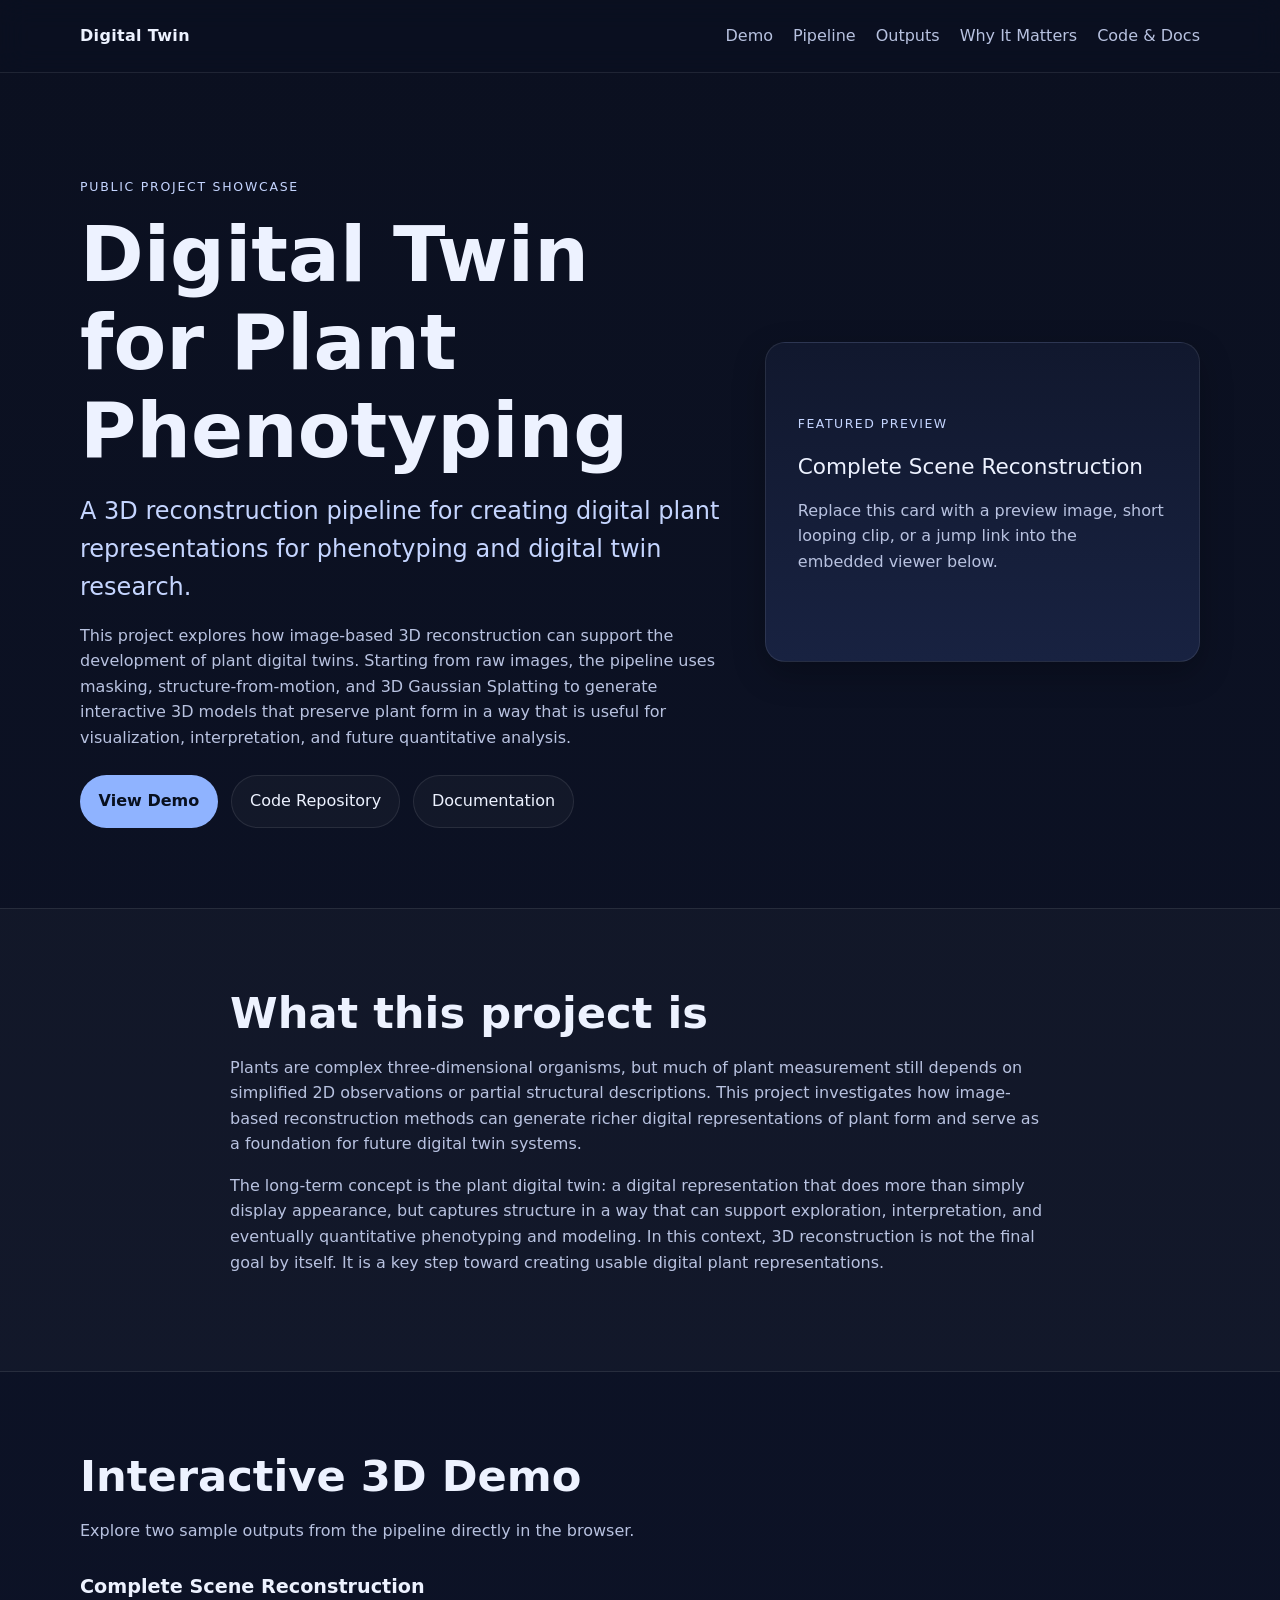
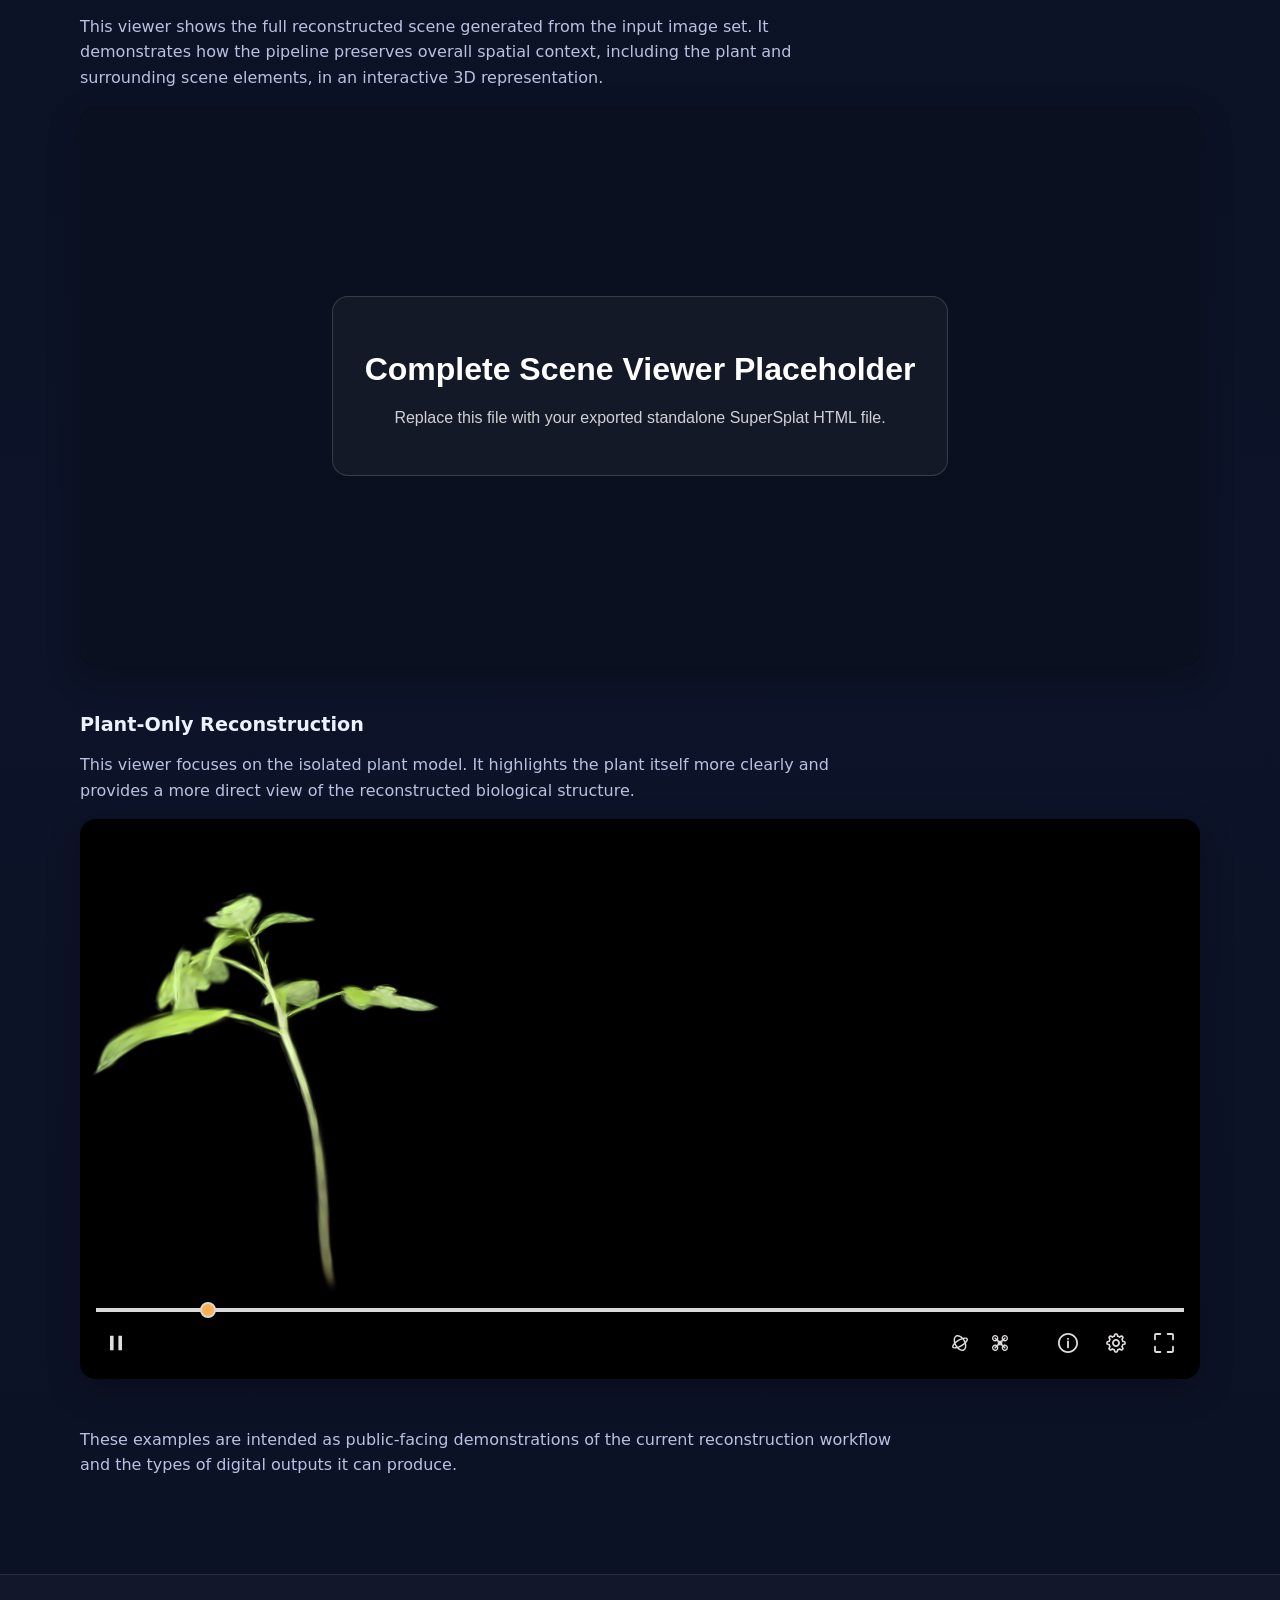
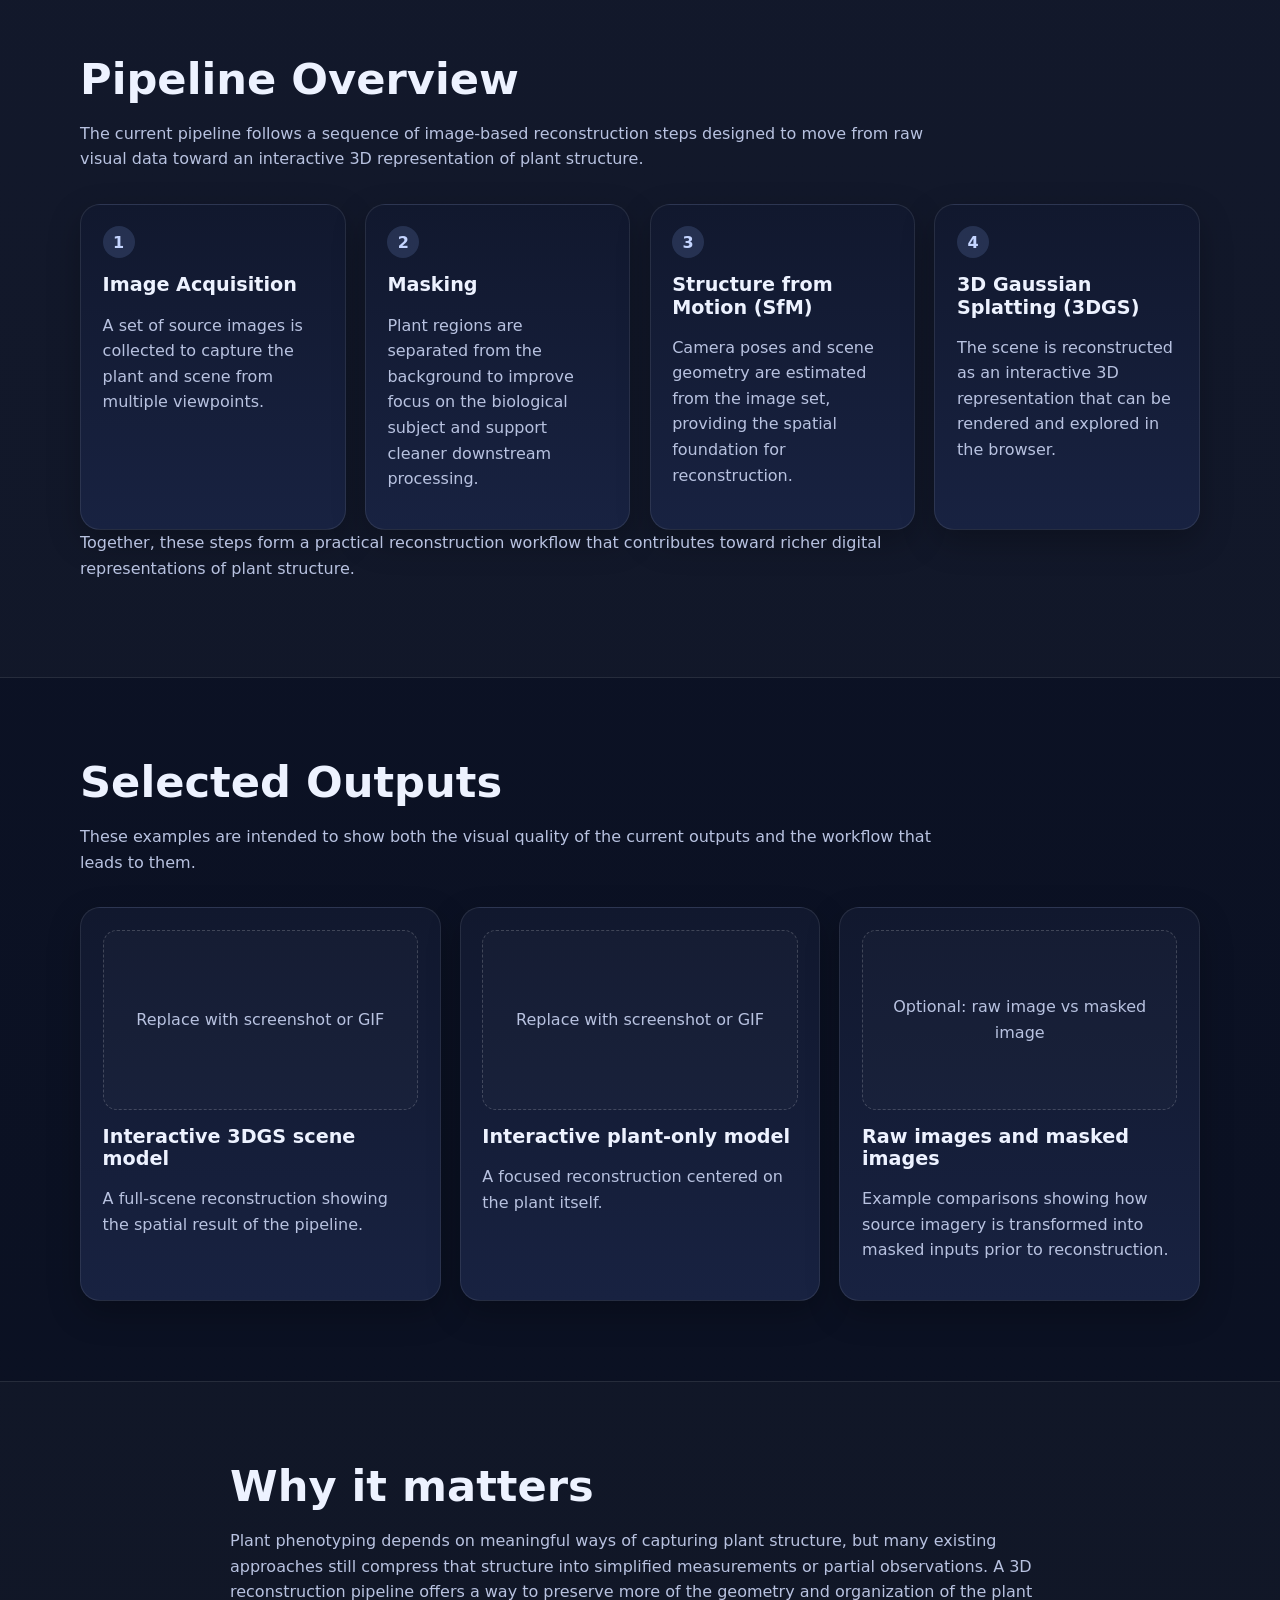
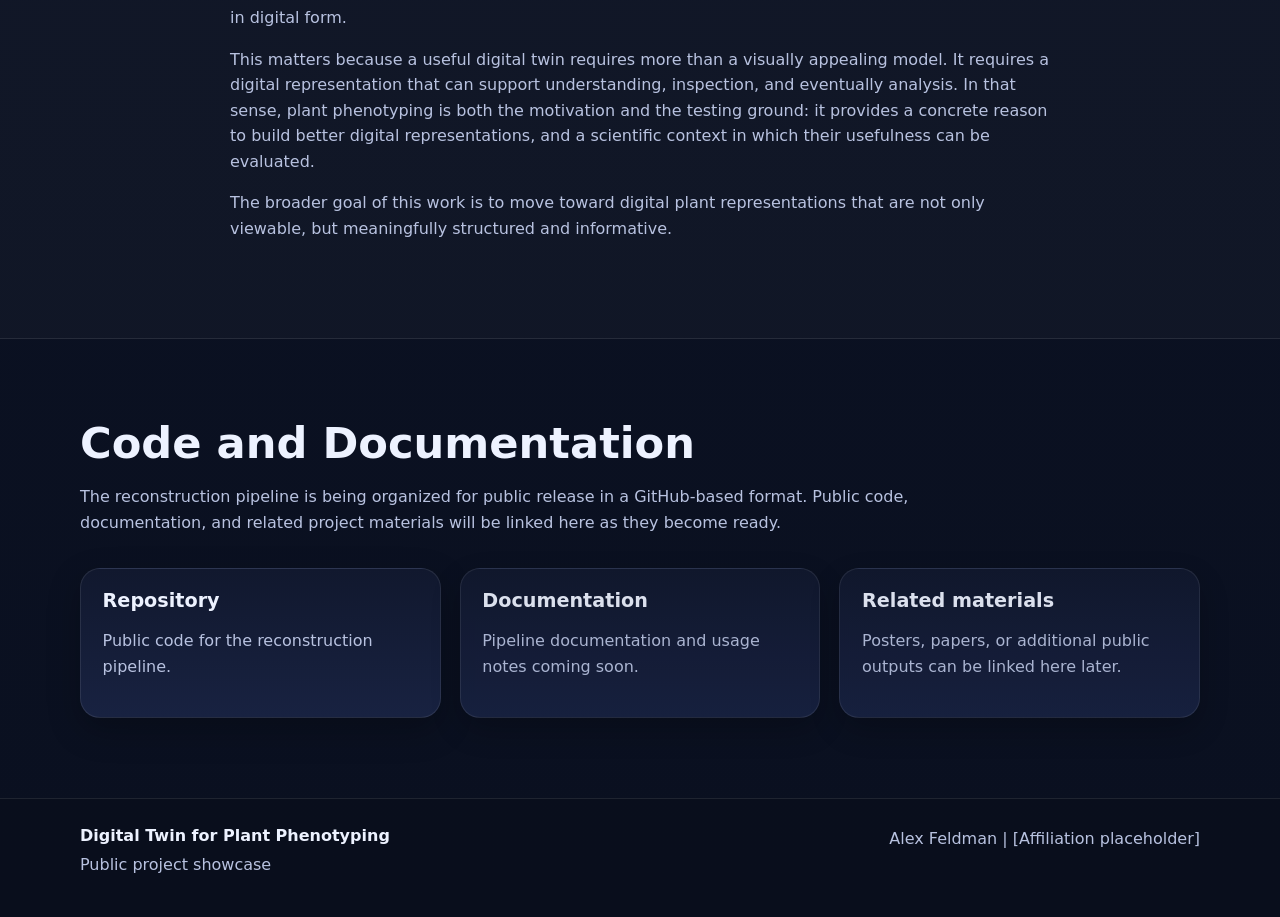
<file: index.html>
<!DOCTYPE html>
<html lang="en">
<head>
  <meta charset="UTF-8" />
  <meta name="viewport" content="width=device-width, initial-scale=1.0" />
  <title>Digital Twin for Plant Phenotyping</title>
  <meta name="description" content="A 3D reconstruction pipeline for creating digital plant representations for phenotyping and digital twin research." />
  <link rel="stylesheet" href="style.css" />
</head>
<body>
  <header class="site-header">
    <nav class="nav container">
      <a class="brand" href="#home">Digital Twin</a>
      <button class="nav-toggle" aria-label="Toggle navigation" aria-expanded="false">☰</button>
      <div class="nav-links">
        <a href="#demo">Demo</a>
        <a href="#pipeline">Pipeline</a>
        <a href="#outputs">Outputs</a>
        <a href="#why">Why It Matters</a>
        <a href="#code-docs">Code & Docs</a>
      </div>
    </nav>
  </header>

  <main id="home">
    <section class="hero section">
      <div class="container hero-grid">
        <div class="hero-copy">
          <p class="eyebrow">Public project showcase</p>
          <h1>Digital Twin for Plant Phenotyping</h1>
          <p class="subtitle">A 3D reconstruction pipeline for creating digital plant representations for phenotyping and digital twin research.</p>
          <p class="hero-text">
            This project explores how image-based 3D reconstruction can support the development of plant digital twins. Starting from raw images, the pipeline uses masking, structure-from-motion, and 3D Gaussian Splatting to generate interactive 3D models that preserve plant form in a way that is useful for visualization, interpretation, and future quantitative analysis.
          </p>
          <div class="button-row">
            <a class="button primary" href="#demo">View Demo</a>
            <a class="button secondary" href="https://github.com/your-username/your-repo" target="_blank" rel="noreferrer">Code Repository</a>
            <a class="button secondary" href="#code-docs">Documentation</a>
          </div>
        </div>
        <div class="hero-panel">
          <div class="panel-card panel-card--centered">
            <p class="panel-label">Featured preview</p>
            <p class="panel-title">Complete Scene Reconstruction</p>
            <p class="panel-text">Replace this card with a preview image, short looping clip, or a jump link into the embedded viewer below.</p>
          </div>
        </div>
      </div>
    </section>

    <section class="section alt">
      <div class="container narrow">
        <h2>What this project is</h2>
        <p>
          Plants are complex three-dimensional organisms, but much of plant measurement still depends on simplified 2D observations or partial structural descriptions. This project investigates how image-based reconstruction methods can generate richer digital representations of plant form and serve as a foundation for future digital twin systems.
        </p>
        <p>
          The long-term concept is the plant digital twin: a digital representation that does more than simply display appearance, but captures structure in a way that can support exploration, interpretation, and eventually quantitative phenotyping and modeling. In this context, 3D reconstruction is not the final goal by itself. It is a key step toward creating usable digital plant representations.
        </p>
      </div>
    </section>

    <section id="demo" class="section">
      <div class="container">
        <div class="section-heading">
          <h2>Interactive 3D Demo</h2>
          <p>Explore two sample outputs from the pipeline directly in the browser.</p>
        </div>

        <div class="viewer-block">
          <div class="viewer-copy">
            <h3>Complete Scene Reconstruction</h3>
            <p>
              This viewer shows the full reconstructed scene generated from the input image set. It demonstrates how the pipeline preserves overall spatial context, including the plant and surrounding scene elements, in an interactive 3D representation.
            </p>
          </div>
          <iframe
            class="viewer-frame"
            src="viewers/complete-scene.html"
            title="Complete Scene Viewer"
            loading="lazy"
            allowfullscreen
          ></iframe>
        </div>

        <div class="viewer-block">
          <div class="viewer-copy">
            <h3>Plant-Only Reconstruction</h3>
            <p>
              This viewer focuses on the isolated plant model. It highlights the plant itself more clearly and provides a more direct view of the reconstructed biological structure.
            </p>
          </div>
          <iframe
            class="viewer-frame"
            src="viewers/plant-only.html"
            title="Plant-Only Viewer"
            loading="lazy"
            allowfullscreen
          ></iframe>
        </div>

        <p class="section-note">
          These examples are intended as public-facing demonstrations of the current reconstruction workflow and the types of digital outputs it can produce.
        </p>
      </div>
    </section>

    <section id="pipeline" class="section alt">
      <div class="container">
        <div class="section-heading">
          <h2>Pipeline Overview</h2>
          <p>The current pipeline follows a sequence of image-based reconstruction steps designed to move from raw visual data toward an interactive 3D representation of plant structure.</p>
        </div>
        <div class="steps-grid">
          <article class="step-card">
            <span class="step-number">1</span>
            <h3>Image Acquisition</h3>
            <p>A set of source images is collected to capture the plant and scene from multiple viewpoints.</p>
          </article>
          <article class="step-card">
            <span class="step-number">2</span>
            <h3>Masking</h3>
            <p>Plant regions are separated from the background to improve focus on the biological subject and support cleaner downstream processing.</p>
          </article>
          <article class="step-card">
            <span class="step-number">3</span>
            <h3>Structure from Motion (SfM)</h3>
            <p>Camera poses and scene geometry are estimated from the image set, providing the spatial foundation for reconstruction.</p>
          </article>
          <article class="step-card">
            <span class="step-number">4</span>
            <h3>3D Gaussian Splatting (3DGS)</h3>
            <p>The scene is reconstructed as an interactive 3D representation that can be rendered and explored in the browser.</p>
          </article>
        </div>
        <p class="section-note">Together, these steps form a practical reconstruction workflow that contributes toward richer digital representations of plant structure.</p>
      </div>
    </section>

    <section id="outputs" class="section">
      <div class="container">
        <div class="section-heading">
          <h2>Selected Outputs</h2>
          <p>These examples are intended to show both the visual quality of the current outputs and the workflow that leads to them.</p>
        </div>
        <div class="outputs-grid">
          <article class="output-card">
            <div class="output-placeholder">Replace with screenshot or GIF</div>
            <h3>Interactive 3DGS scene model</h3>
            <p>A full-scene reconstruction showing the spatial result of the pipeline.</p>
          </article>
          <article class="output-card">
            <div class="output-placeholder">Replace with screenshot or GIF</div>
            <h3>Interactive plant-only model</h3>
            <p>A focused reconstruction centered on the plant itself.</p>
          </article>
          <article class="output-card">
            <div class="output-placeholder">Optional: raw image vs masked image</div>
            <h3>Raw images and masked images</h3>
            <p>Example comparisons showing how source imagery is transformed into masked inputs prior to reconstruction.</p>
          </article>
        </div>
      </div>
    </section>

    <section id="why" class="section alt">
      <div class="container narrow">
        <h2>Why it matters</h2>
        <p>
          Plant phenotyping depends on meaningful ways of capturing plant structure, but many existing approaches still compress that structure into simplified measurements or partial observations. A 3D reconstruction pipeline offers a way to preserve more of the geometry and organization of the plant in digital form.
        </p>
        <p>
          This matters because a useful digital twin requires more than a visually appealing model. It requires a digital representation that can support understanding, inspection, and eventually analysis. In that sense, plant phenotyping is both the motivation and the testing ground: it provides a concrete reason to build better digital representations, and a scientific context in which their usefulness can be evaluated.
        </p>
        <p>
          The broader goal of this work is to move toward digital plant representations that are not only viewable, but meaningfully structured and informative.
        </p>
      </div>
    </section>

    <section id="code-docs" class="section">
      <div class="container">
        <div class="section-heading">
          <h2>Code and Documentation</h2>
          <p>The reconstruction pipeline is being organized for public release in a GitHub-based format. Public code, documentation, and related project materials will be linked here as they become ready.</p>
        </div>
        <div class="links-grid">
          <a class="link-card" href="https://github.com/your-username/your-repo" target="_blank" rel="noreferrer">
            <h3>Repository</h3>
            <p>Public code for the reconstruction pipeline.</p>
          </a>
          <div class="link-card muted">
            <h3>Documentation</h3>
            <p>Pipeline documentation and usage notes coming soon.</p>
          </div>
          <div class="link-card muted">
            <h3>Related materials</h3>
            <p>Posters, papers, or additional public outputs can be linked here later.</p>
          </div>
        </div>
      </div>
    </section>
  </main>

  <footer class="site-footer">
    <div class="container footer-inner">
      <div>
        <strong>Digital Twin for Plant Phenotyping</strong>
        <p>Public project showcase</p>
      </div>
      <div>
        <p>Alex Feldman | [Affiliation placeholder]</p>
      </div>
    </div>
  </footer>

  <script src="script.js"></script>
</body>
</html>
</file>
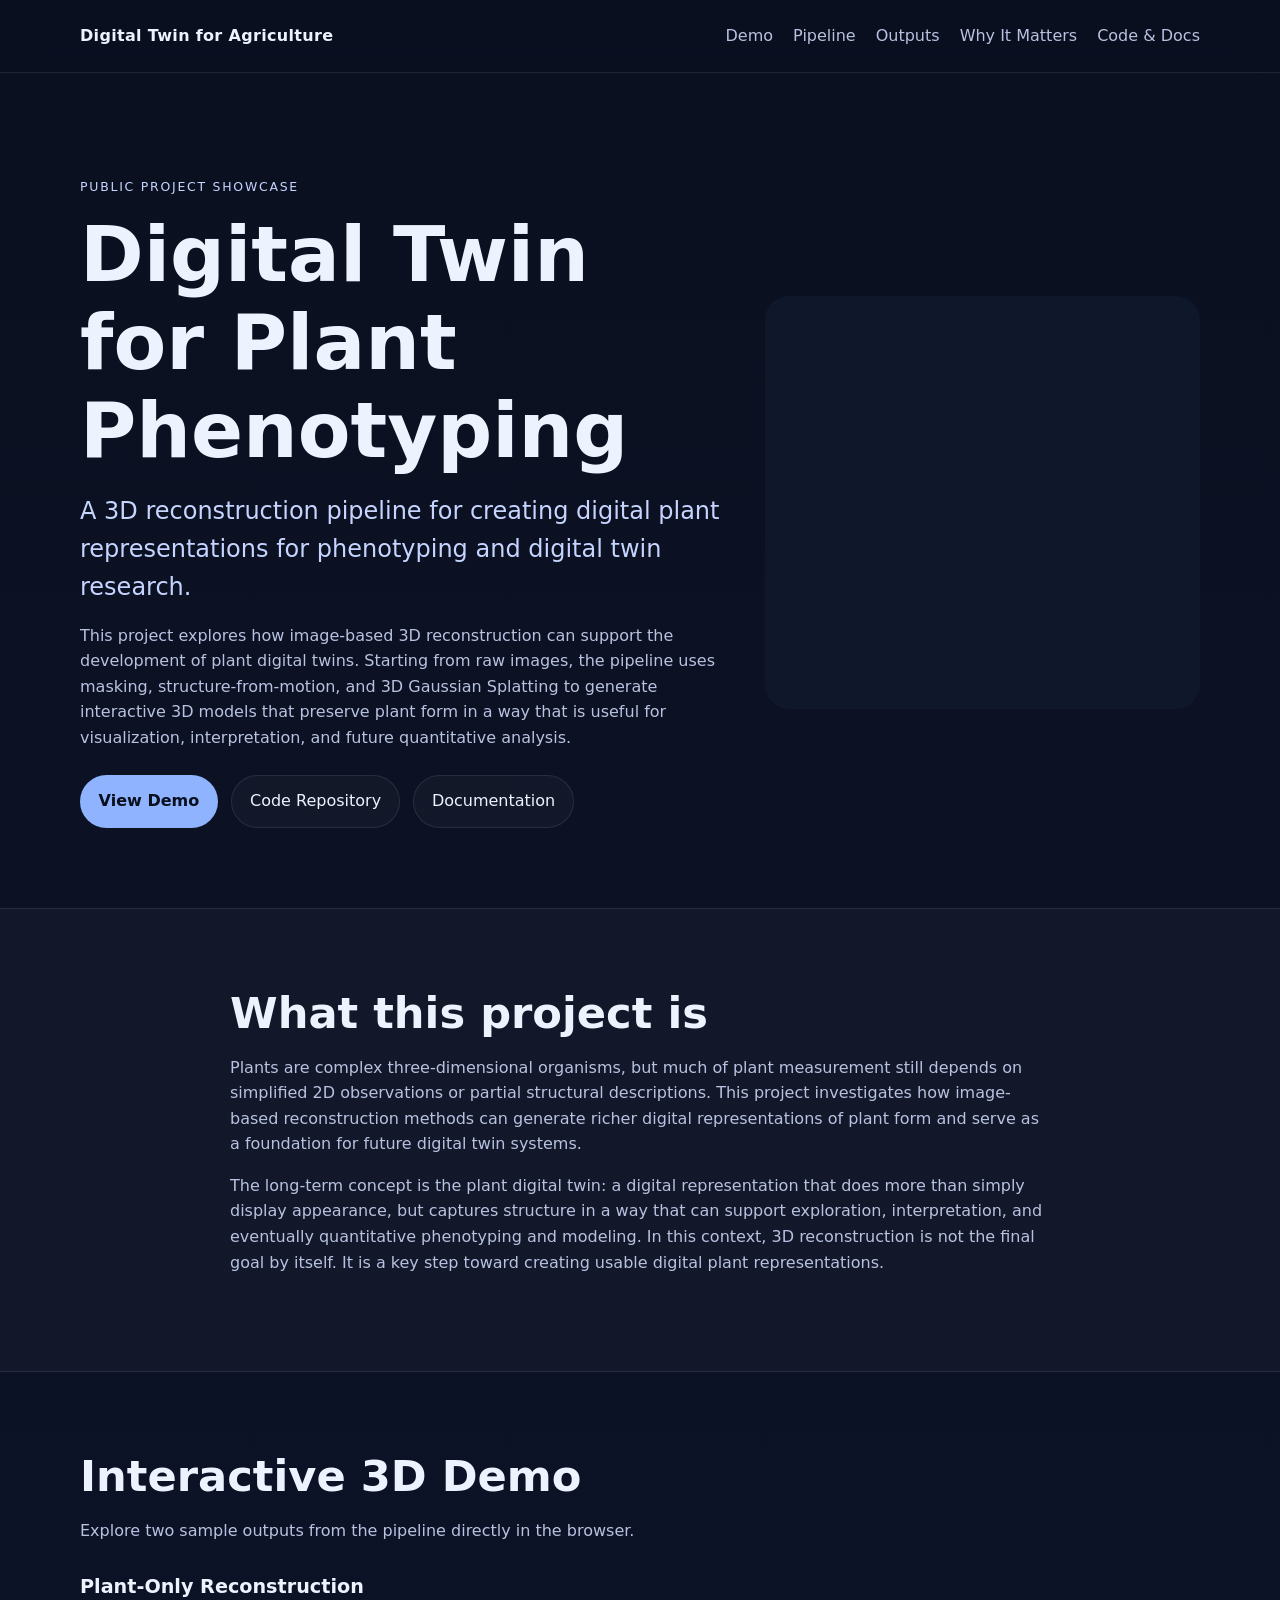
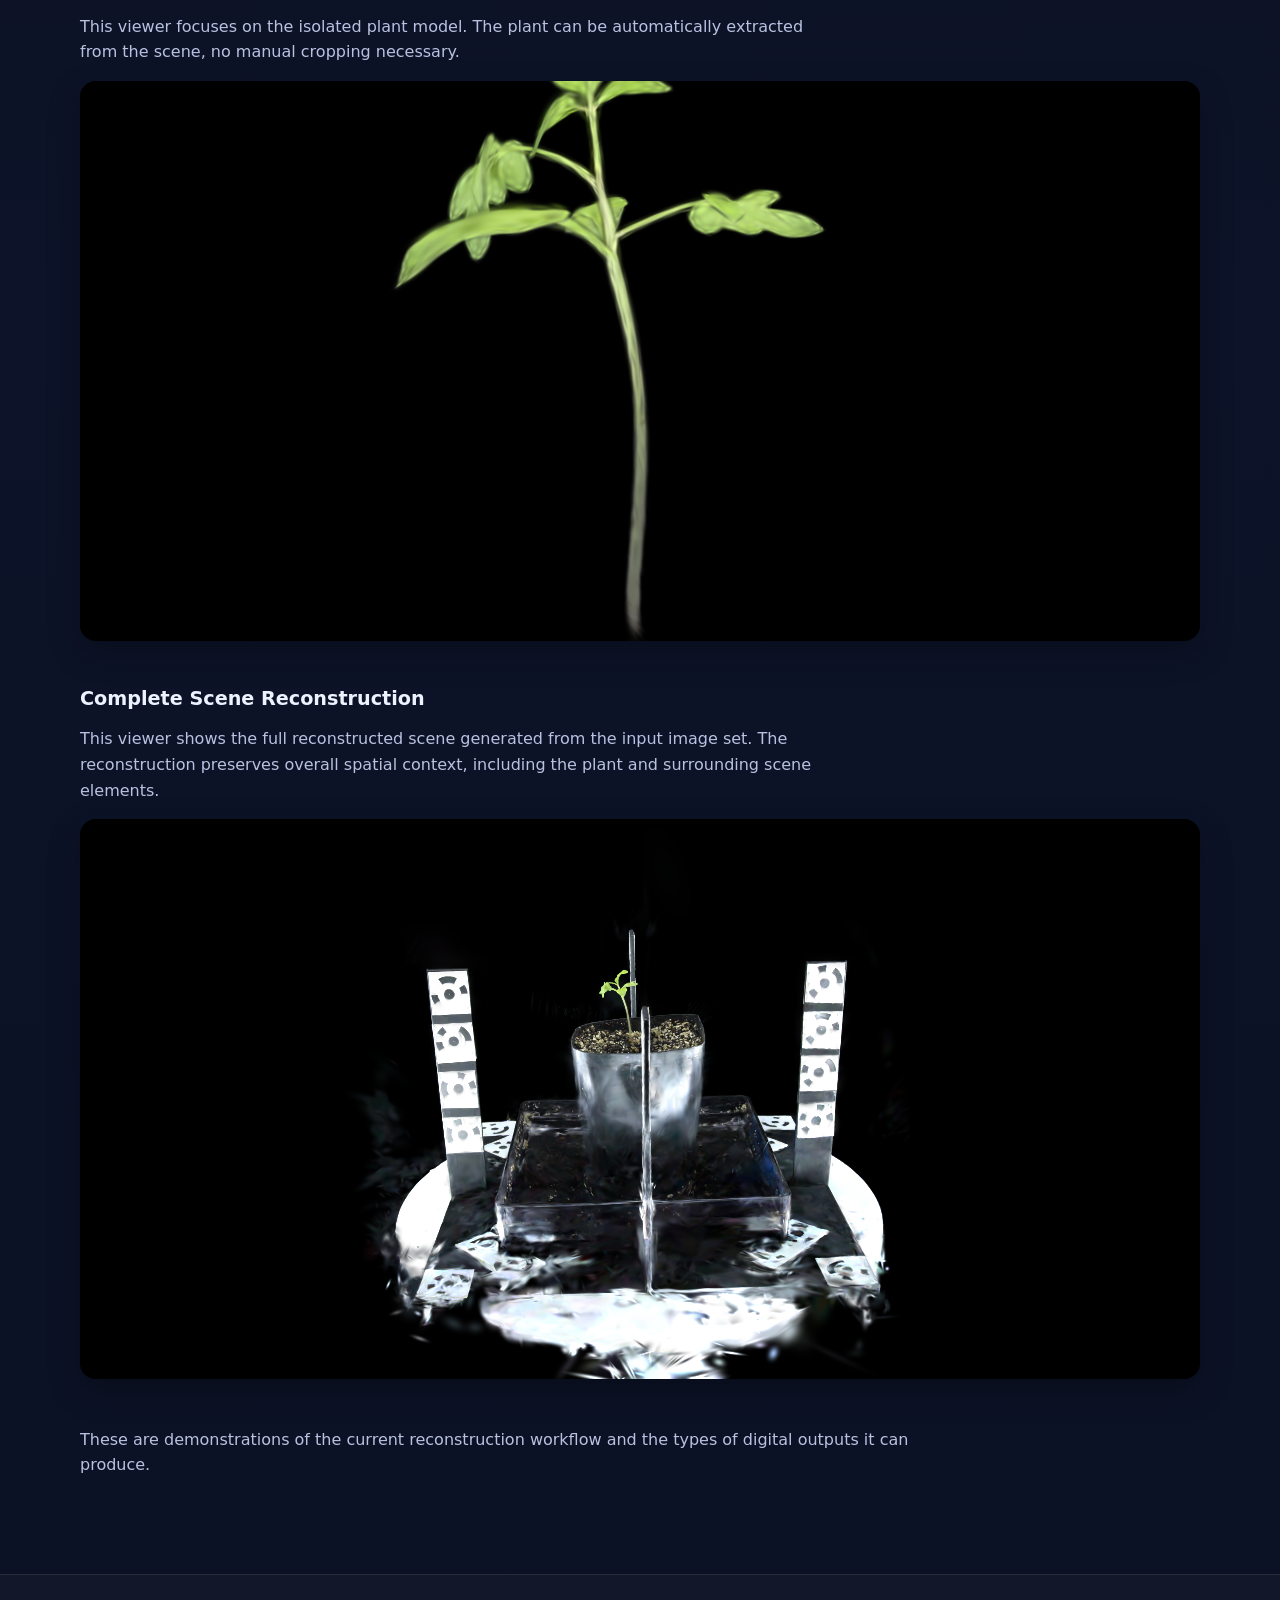
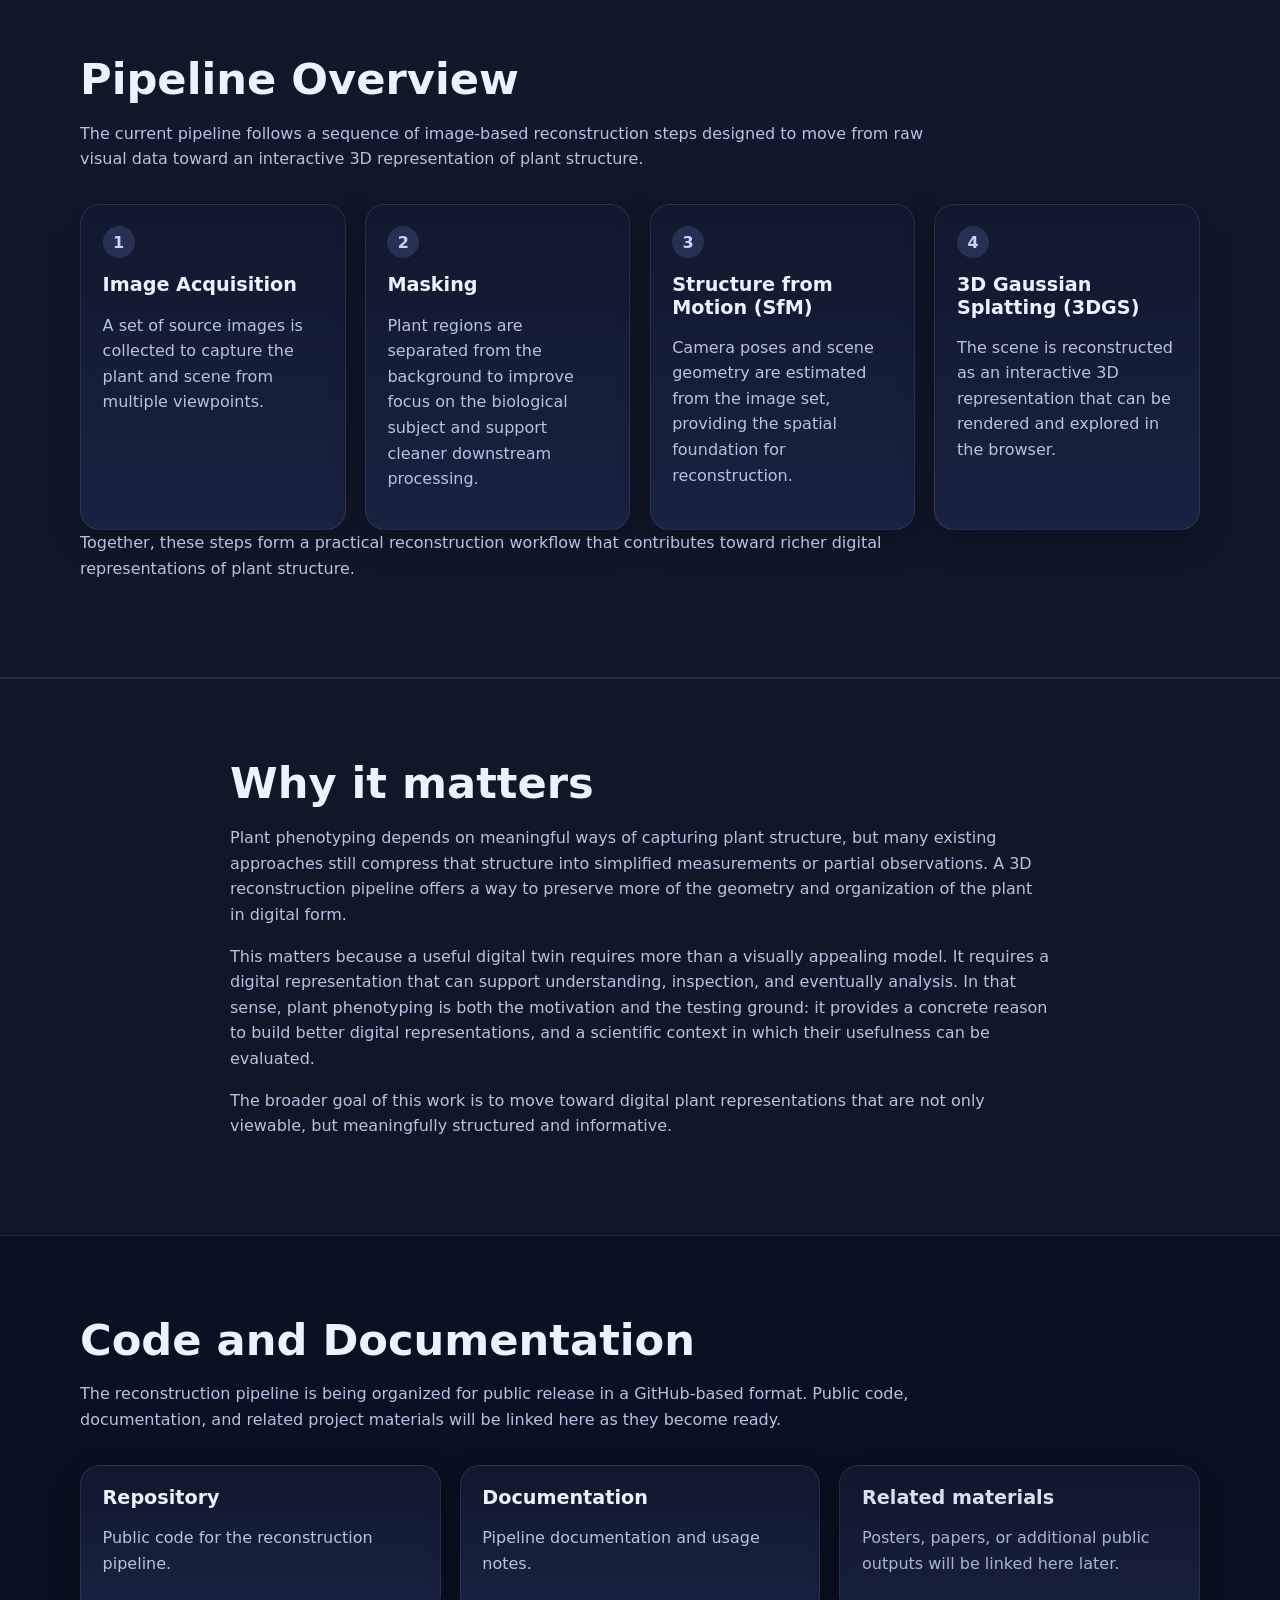
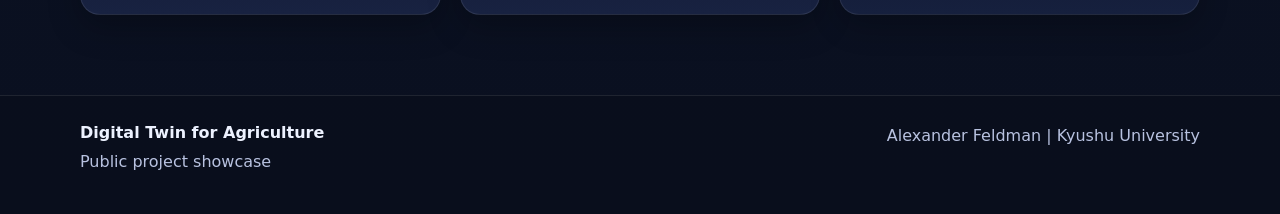
<file: docs/index.html>
<!DOCTYPE html>
<html lang="en">
<head>
  <meta charset="UTF-8" />
  <meta name="viewport" content="width=device-width, initial-scale=1.0" />
  <title>Digital Twin for Agriculture</title>
  <meta name="description" content="A 3D reconstruction pipeline for creating digital plant representations for phenotyping and digital twin research." />
  <link rel="stylesheet" href="style.css" />
</head>
<body>
  <header class="site-header">
    <nav class="nav container">
      <a class="brand" href="#home">Digital Twin for Agriculture</a>
      <button class="nav-toggle" aria-label="Toggle navigation" aria-expanded="false">☰</button>
      <div class="nav-links">
        <a href="#demo">Demo</a>
        <a href="#pipeline">Pipeline</a>
        <a href="#outputs">Outputs</a>
        <a href="#why">Why It Matters</a>
        <a href="#code-docs">Code & Docs</a>
      </div>
    </nav>
  </header>

  <main id="home">
    <section class="hero section">
      <div class="container hero-grid">
        <div class="hero-copy">
          <p class="eyebrow">Public project showcase</p>
          <h1>Digital Twin for Plant Phenotyping</h1>
          <p class="subtitle">A 3D reconstruction pipeline for creating digital plant representations for phenotyping and digital twin research.</p>
          <p class="hero-text">
            This project explores how image-based 3D reconstruction can support the development of plant digital twins. Starting from raw images, the pipeline uses masking, structure-from-motion, and 3D Gaussian Splatting to generate interactive 3D models that preserve plant form in a way that is useful for visualization, interpretation, and future quantitative analysis.
          </p>
          <div class="button-row">
            <a class="button primary" href="#demo">View Demo</a>
            <a class="button secondary" href="https://github.com/alex-feldman/jsps-dt4ag/" target="_blank" rel="noreferrer">Code Repository</a>
            <a class="button secondary" href="#code-docs">Documentation</a>
          </div>
        </div>
        <div class="hero-panel">
          <div class="hero-slideshow" aria-label="Pipeline preview slideshow">
            <img id="hero-slideshow-image" src="images/hero_01.png" alt="Digital Twin pipeline preview" />
          </div>
        </div>
      </div>
    </section>

    <section class="section alt">
      <div class="container narrow">
        <h2>What this project is</h2>
        <p>
          Plants are complex three-dimensional organisms, but much of plant measurement still depends on simplified 2D observations or partial structural descriptions. This project investigates how image-based reconstruction methods can generate richer digital representations of plant form and serve as a foundation for future digital twin systems.
        </p>
        <p>
          The long-term concept is the plant digital twin: a digital representation that does more than simply display appearance, but captures structure in a way that can support exploration, interpretation, and eventually quantitative phenotyping and modeling. In this context, 3D reconstruction is not the final goal by itself. It is a key step toward creating usable digital plant representations.
        </p>
      </div>
    </section>

    <section id="demo" class="section">
      <div class="container">
        <div class="section-heading">
          <h2>Interactive 3D Demo</h2>
          <p>Explore two sample outputs from the pipeline directly in the browser.</p>
        </div>

        <div class="viewer-block">
          <div class="viewer-copy">
            <h3>Plant-Only Reconstruction</h3>
            <p>
              This viewer focuses on the isolated plant model. The plant can be automatically extracted from the scene, no manual cropping necessary.
            </p>
          </div>
          <iframe
            class="viewer-frame"
            src="viewers/plant-only.html"
            title="Plant-Only Viewer"
            loading="lazy"
            allowfullscreen
          ></iframe>
        </div>

        <div class="viewer-block">
          <div class="viewer-copy">
            <h3>Complete Scene Reconstruction</h3>
            <p>
              This viewer shows the full reconstructed scene generated from the input image set. The reconstruction preserves overall spatial context, including the plant and surrounding scene elements.
            </p>
          </div>
          <iframe
            class="viewer-frame"
            src="viewers/complete-scene.html"
            title="Complete Scene Viewer"
            loading="lazy"
            allowfullscreen
          ></iframe>
        </div>
        
        <p class="section-note">
          These are demonstrations of the current reconstruction workflow and the types of digital outputs it can produce.
        </p>
      </div>
    </section>

    <section id="pipeline" class="section alt">
      <div class="container">
        <div class="section-heading">
          <h2>Pipeline Overview</h2>
          <p>The current pipeline follows a sequence of image-based reconstruction steps designed to move from raw visual data toward an interactive 3D representation of plant structure.</p>
        </div>
        <div class="steps-grid">
          <article class="step-card">
            <span class="step-number">1</span>
            <h3>Image Acquisition</h3>
            <p>A set of source images is collected to capture the plant and scene from multiple viewpoints.</p>
          </article>
          <article class="step-card">
            <span class="step-number">2</span>
            <h3>Masking</h3>
            <p>Plant regions are separated from the background to improve focus on the biological subject and support cleaner downstream processing.</p>
          </article>
          <article class="step-card">
            <span class="step-number">3</span>
            <h3>Structure from Motion (SfM)</h3>
            <p>Camera poses and scene geometry are estimated from the image set, providing the spatial foundation for reconstruction.</p>
          </article>
          <article class="step-card">
            <span class="step-number">4</span>
            <h3>3D Gaussian Splatting (3DGS)</h3>
            <p>The scene is reconstructed as an interactive 3D representation that can be rendered and explored in the browser.</p>
          </article>
        </div>
        <p class="section-note">Together, these steps form a practical reconstruction workflow that contributes toward richer digital representations of plant structure.</p>
      </div>
    </section>
    <!--
    <section id="outputs" class="section">
      <div class="container">
        <div class="section-heading">
          <h2>Selected Outputs</h2>
          <p>These examples are intended to show both the visual quality of the current outputs and the workflow that leads to them.</p>
        </div>
        <div class="outputs-grid">
          <article class="output-card">
            <div class="output-placeholder">Replace with screenshot or GIF</div>
            <h3>Interactive 3DGS scene model</h3>
            <p>A full-scene reconstruction showing the spatial result of the pipeline.</p>
          </article>
          <article class="output-card">
            <div class="output-placeholder">Replace with screenshot or GIF</div>
            <h3>Interactive plant-only model</h3>
            <p>A focused reconstruction centered on the plant itself.</p>
          </article>
          <article class="output-card">
            <div class="output-placeholder">Optional: raw image vs masked image</div>
            <h3>Raw images and masked images</h3>
            <p>Example comparisons showing how source imagery is transformed into masked inputs prior to reconstruction.</p>
          </article>
        </div>
      </div>
    </section>
    -->
    <section id="why" class="section alt">
      <div class="container narrow">
        <h2>Why it matters</h2>
        <p>
          Plant phenotyping depends on meaningful ways of capturing plant structure, but many existing approaches still compress that structure into simplified measurements or partial observations. A 3D reconstruction pipeline offers a way to preserve more of the geometry and organization of the plant in digital form.
        </p>
        <p>
          This matters because a useful digital twin requires more than a visually appealing model. It requires a digital representation that can support understanding, inspection, and eventually analysis. In that sense, plant phenotyping is both the motivation and the testing ground: it provides a concrete reason to build better digital representations, and a scientific context in which their usefulness can be evaluated.
        </p>
        <p>
          The broader goal of this work is to move toward digital plant representations that are not only viewable, but meaningfully structured and informative.
        </p>
      </div>
    </section>

    <section id="code-docs" class="section">
      <div class="container">
        <div class="section-heading">
          <h2>Code and Documentation</h2>
          <p>The reconstruction pipeline is being organized for public release in a GitHub-based format. Public code, documentation, and related project materials will be linked here as they become ready.</p>
        </div>
        
        <div class="links-grid">
          <a class="link-card" href="https://github.com/alex-feldman/jsps-dt4ag" target="_blank" rel="noreferrer">
            <h3>Repository</h3>
            <p>Public code for the reconstruction pipeline.</p>
          </a>
          <a class="link-card" href="https://github.com/alex-feldman/jsps-dt4ag/wiki" target="_blank" rel="noreferrer">
            <h3>Documentation</h3>
            <p>Pipeline documentation and usage notes.</p>
          </a>
          <div class="link-card muted">
            <h3>Related materials</h3>
            <p>Posters, papers, or additional public outputs will be linked here later.</p>
          </div>
        </div>
        
      </div>
    </section>
  </main>

  <footer class="site-footer">
    <div class="container footer-inner">
      <div>
        <strong>Digital Twin for Agriculture</strong>
        <p>Public project showcase</p>
      </div>
      <div>
        <p>Alexander Feldman | Kyushu University</p>
      </div>
    </div>
  </footer>

  <script src="script.js"></script>
</body>
</html>
</file>
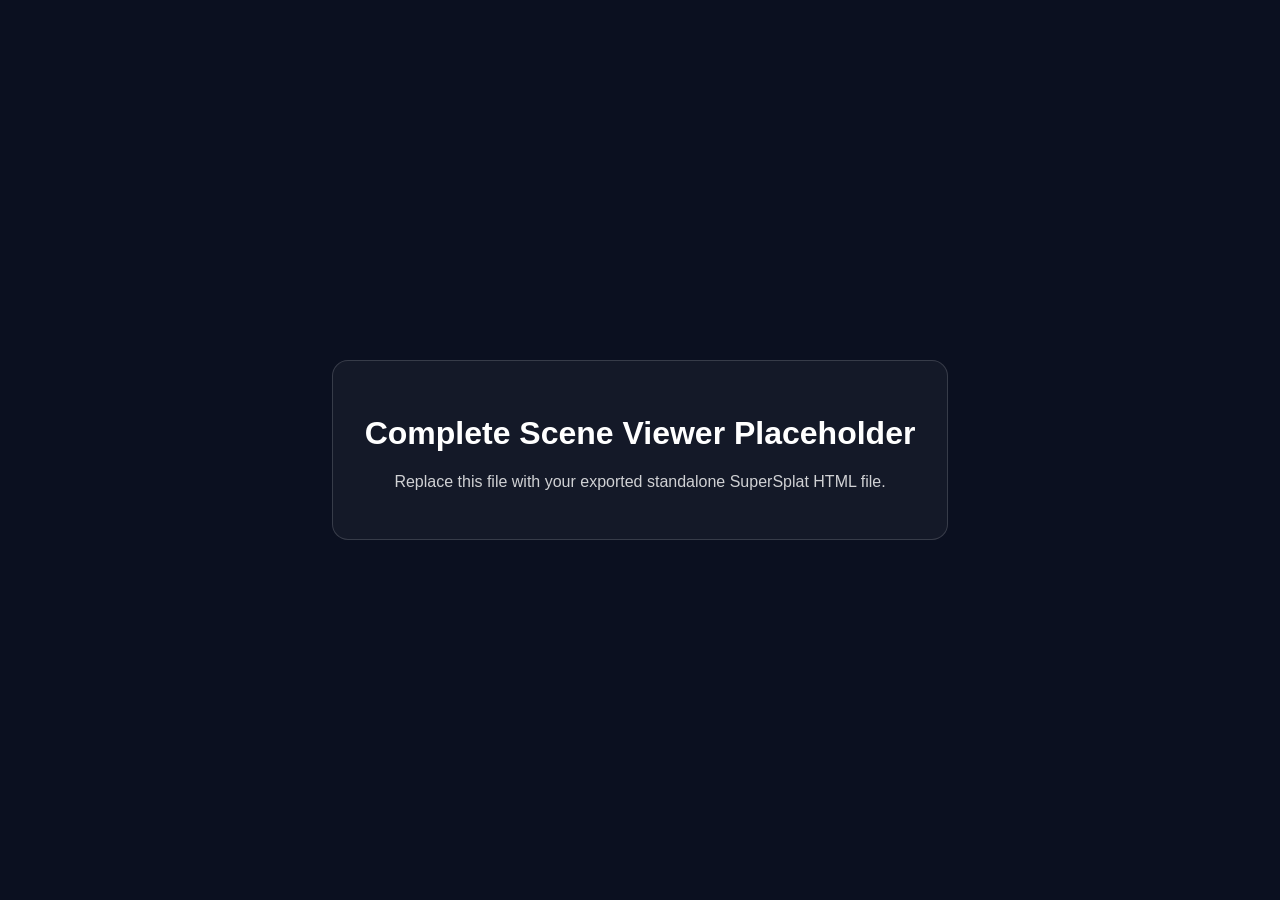
<file: viewers/complete-scene.html>
<!DOCTYPE html>
<html lang="en">
<head>
  <meta charset="UTF-8" />
  <meta name="viewport" content="width=device-width, initial-scale=1.0" />
  <title>Complete Scene Viewer Placeholder</title>
  <style>
    body { margin: 0; font-family: Arial, sans-serif; background: #0b1020; color: #fff; display: grid; place-items: center; min-height: 100vh; }
    .card { text-align: center; max-width: 640px; padding: 2rem; border: 1px solid rgba(255,255,255,0.15); border-radius: 16px; background: rgba(255,255,255,0.04); }
    p { color: rgba(255,255,255,0.8); }
  </style>
</head>
<body>
  <div class="card">
    <h1>Complete Scene Viewer Placeholder</h1>
    <p>Replace this file with your exported standalone SuperSplat HTML file.</p>
  </div>
</body>
</html>
</file>
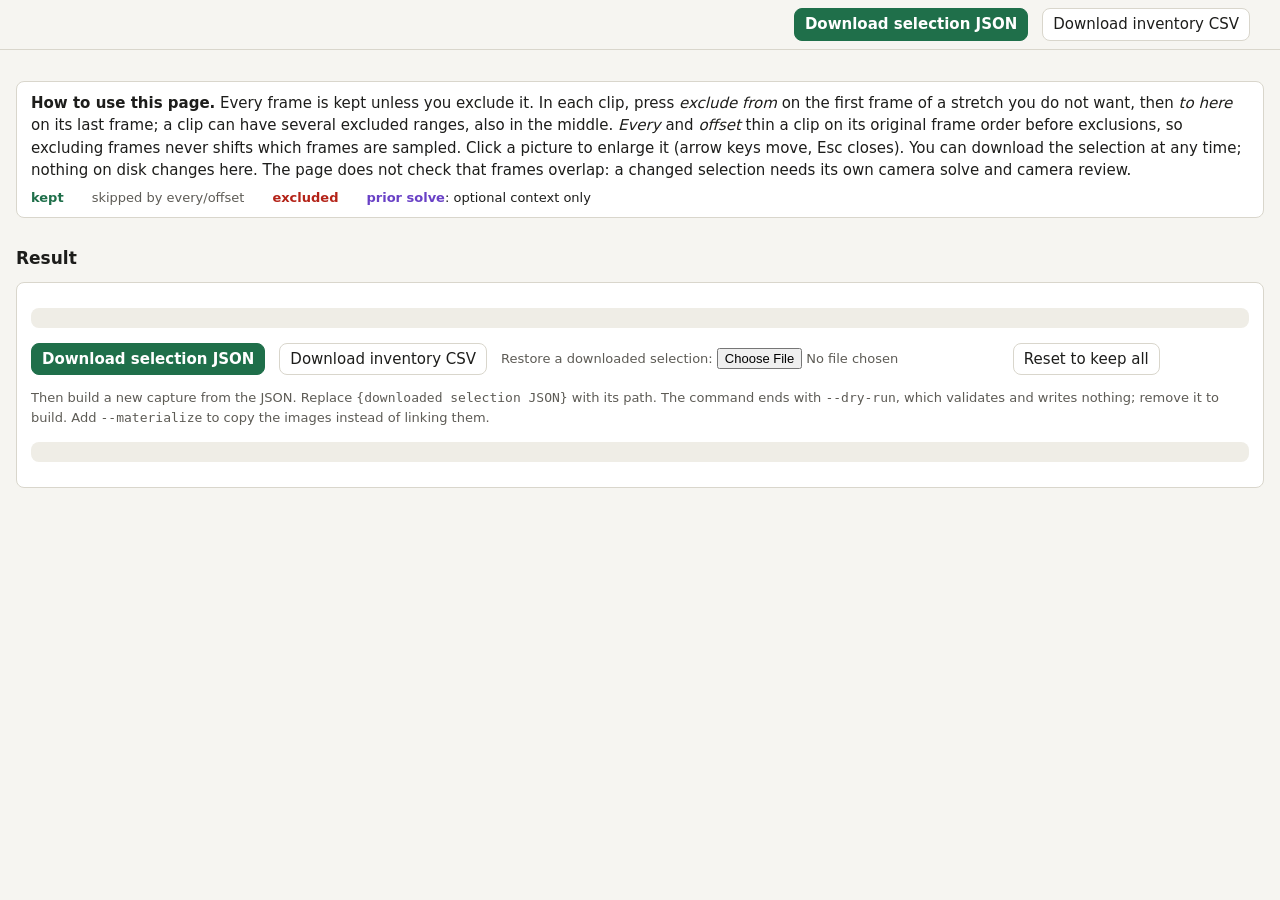
<file: pipeline/scripts/frame-selection/frame-selection.template.html>
<!doctype html>
<html lang="en">
<head>
<meta charset="utf-8">
<meta name="viewport" content="width=device-width, initial-scale=1">
<title>Frame selection</title>
<style>
  :root { --bg: #f6f5f1; --panel: #fff; --ink: #1d1d1b; --muted: #5d5b55; --line: #d9d6cc; --accent: #1f6f4a;
          --accent-ink: #fff; --chip: rgba(0,0,0,.68); --code: #efede6; --bad: #b42318; --warn: #a15c07;
          --prior: #6941c6; --pending: #1d4ed8; }
  @media (prefers-color-scheme: dark) {
    :root { --bg: #151614; --panel: #1f201d; --ink: #ecebe5; --muted: #a7a59b; --line: #3a3b36; --accent: #5fb98a;
            --accent-ink: #0d1a12; --chip: rgba(0,0,0,.75); --code: #2a2b27; --bad: #f97066; --warn: #fdb022;
            --prior: #b692f6; --pending: #84adff; } }
  * { box-sizing: border-box; }
  body { margin: 0; background: var(--bg); color: var(--ink); font: 15px/1.5 system-ui, "Segoe UI", sans-serif; }
  header { position: sticky; top: 0; z-index: 5; background: var(--bg); border-bottom: 1px solid var(--line); }
  .bar { max-width: 1400px; margin: 0 auto; padding: 8px 16px; display: flex; flex-wrap: wrap; align-items: center; gap: 6px 14px; }
  .bar h1 { font-size: 17px; margin: 0; flex: 1 1 260px; }
  main { max-width: 1400px; margin: 0 auto; padding: 16px 16px 80px; }
  h2 { font-size: 17px; margin: 28px 0 6px; }
  h3 { font-size: 15px; margin: 14px 0 4px; }
  .muted, .note { color: var(--muted); }
  .note { font-size: 13px; }
  code, .mono { font-family: ui-monospace, Consolas, monospace; font-size: 13px; }
  .panel { background: var(--panel); border: 1px solid var(--line); border-radius: 8px; padding: 10px 14px; margin-top: 10px; }
  .prior { border-left: 4px solid var(--prior); }
  .grid { display: grid; grid-template-columns: repeat(auto-fill, minmax(150px, 1fr)); gap: 8px; margin-top: 10px; }
  .card { background: var(--panel); border: 2px solid var(--line); border-radius: 6px; overflow: hidden; }
  .card img { display: block; width: 100%; aspect-ratio: 4 / 3; object-fit: contain; background: #000; cursor: zoom-in; }
  .card .meta { padding: 3px 6px; font-size: 12px; line-height: 1.35; }
  .card .meta b { font-family: ui-monospace, Consolas, monospace; font-size: 12px; word-break: break-all; }
  .card .state { font-size: 11px; font-weight: 600; }
  .card .tag { display: block; font-size: 11px; font-weight: 600; color: var(--prior); }
  .card .btns { display: flex; gap: 4px; padding: 0 6px 6px; }
  .card.kept { border-color: var(--accent); }
  .card.kept .state { color: var(--accent); }
  .card.skipped { opacity: .55; }
  .card.excluded { opacity: .3; border-color: var(--bad); }
  .card.excluded .state { color: var(--bad); }
  .card.pending { outline: 3px solid var(--pending); opacity: 1; }
  button, input, select { font: inherit; }
  button { border: 1px solid var(--line); background: var(--panel); color: var(--ink); padding: 4px 10px; border-radius: 8px; cursor: pointer; }
  .card button { flex: 1; font-size: 11px; padding: 2px 4px; border-radius: 4px; }
  button.primary { background: var(--accent); color: var(--accent-ink); border-color: var(--accent); font-weight: 600; }
  button:focus-visible, input:focus-visible { outline: 2px solid var(--accent); outline-offset: 2px; }
  input[type=number] { width: 5em; padding: 2px 4px; border: 1px solid var(--line); border-radius: 6px; background: var(--panel); color: var(--ink); }
  .row { display: flex; flex-wrap: wrap; align-items: center; gap: 6px 14px; margin-top: 6px; }
  ul.ranges { margin: 4px 0; padding-left: 18px; }
  ul.ranges li { margin: 2px 0; }
  #status { font-size: 13px; }
  #status.bad { color: var(--bad); font-weight: 600; }
  pre { background: var(--code); padding: 10px; border-radius: 8px; overflow-x: auto; white-space: pre-wrap; word-break: break-all; }
  #lb { position: fixed; inset: 0; background: rgba(0,0,0,.9); display: none; z-index: 9; flex-direction: column;
        align-items: center; justify-content: center; padding: 10px; }
  #lb.open { display: flex; }
  #lb img { max-width: 96vw; max-height: 84vh; }
  #lbcap { color: #fff; margin-top: 8px; font-size: 14px; text-align: center; }
  #lb .lbbtns { margin-top: 6px; display: flex; gap: 8px; }
  #lb .lbbtns button { background: #222; color: #fff; border-color: #555; }
  .legend span { margin-right: 14px; font-size: 13px; }
</style>
</head>
<body>
<header>
  <div class="bar">
    <h1 id="title"></h1>
    <span id="total" class="mono"></span>
    <button class="primary" id="dl-json" type="button">Download selection JSON</button>
    <button id="dl-csv" type="button">Download inventory CSV</button>
    <span id="status" role="status"></span>
  </div>
</header>
<main>
  <p class="muted" id="source"></p>
  <div class="panel">
    <b>How to use this page.</b> Every frame is kept unless you exclude it. In each clip, press <i>exclude from</i> on the
    first frame of a stretch you do not want, then <i>to here</i> on its last frame; a clip can have several excluded
    ranges, also in the middle. <i>Every</i> and <i>offset</i> thin a clip on its original frame order before
    exclusions, so excluding frames never shifts which frames are sampled. Click a picture to enlarge it (arrow keys
    move, Esc closes). You can download the selection at any time; nothing on disk changes here. The page does not
    check that frames overlap: a changed selection needs its own camera solve and camera review.
    <div class="row legend">
      <span><b style="color:var(--accent)">kept</b></span>
      <span class="muted">skipped by every/offset</span>
      <span><b style="color:var(--bad)">excluded</b></span>
      <span><b style="color:var(--prior)">prior solve</b>: optional context only</span>
    </div>
  </div>
  <div id="prior"></div>
  <div id="notes"></div>
  <div id="clips"></div>

  <h2>Result</h2>
  <div class="panel">
    <pre id="summary"></pre>
    <div class="row">
      <button class="primary" id="dl-json2" type="button">Download selection JSON</button>
      <button id="dl-csv2" type="button">Download inventory CSV</button>
      <label class="note">Restore a downloaded selection: <input id="load" type="file" accept="application/json,.json"></label>
      <button id="reset" type="button">Reset to keep all</button>
    </div>
    <p class="note">Then build a new capture from the JSON. Replace <code>{downloaded selection JSON}</code> with its path.
      The command ends with <code>--dry-run</code>, which validates and writes nothing; remove it to build.
      Add <code>--materialize</code> to copy the images instead of linking them.</p>
    <pre id="cmd"></pre>
  </div>
</main>
<div id="lb" role="dialog" aria-modal="true" aria-label="enlarged frame">
  <img id="lbimg" alt="">
  <div id="lbcap"></div>
  <div class="lbbtns"><button id="lbprev" type="button">Previous</button><button id="lbclose" type="button">Close (Esc)</button><button id="lbnext" type="button">Next</button></div>
</div>
<script>
const DATA = __DATA__;
const $ = (id) => document.getElementById(id);
const el = (tag, cls, text) => { const e = document.createElement(tag); if (cls) e.className = cls; if (text != null) e.textContent = text; return e; };
const fmt = (n) => n == null ? "" : String(Math.round(n * 100) / 100);
const ANN = DATA.annotations;
const TAGS = (ANN && ANN.tags) || {};
const KEY = "dt4ag-frame-selection:" + DATA.inventory_sha256 + ":" + DATA.preview_dir;

function freshState() {
  const s = {};
  for (const c of DATA.clips) s[c.name] = { every: 1, offset: 0, exclude: [] };
  return s;
}
let state = freshState();
const pending = {};          // clip name -> start filename of a range being marked
let storageOk = true;
let savedAt = null;

function validState(s) {
  if (!s || typeof s !== "object") return false;
  for (const c of DATA.clips) {
    const v = s[c.name]; if (!v) return false;
    const names = new Set(c.frames.map((f) => f.f));
    if (!Number.isInteger(v.every) || v.every < 1 || !Number.isInteger(v.offset) || v.offset < 0 || v.offset >= v.every) return false;
    if (!Array.isArray(v.exclude)) return false;
    for (const p of v.exclude) if (!Array.isArray(p) || p.length !== 2 || !names.has(p[0]) || !names.has(p[1])) return false;
  }
  return true;
}
try { const raw = localStorage.getItem(KEY); if (raw) { const s = JSON.parse(raw); if (validState(s)) { state = s; savedAt = "restored"; } } }
catch (e) { storageOk = false; }

function save() {
  try { localStorage.setItem(KEY, JSON.stringify(state)); storageOk = true; savedAt = new Date().toLocaleTimeString(); }
  catch (e) { storageOk = false; }
  showStatus();
}
function showStatus() {
  const s = $("status");
  if (!storageOk) { s.textContent = "Browser storage unavailable: your choices live only in this tab. Download the selection JSON to keep them."; s.className = "bad"; }
  else if (savedAt === "restored") { s.textContent = "Restored from this browser's storage."; s.className = ""; }
  else if (savedAt) { s.textContent = "Saved in this browser at " + savedAt + " (this browser only; the download is the handoff)."; s.className = ""; }
  else { s.textContent = "Autosaves in this browser after each change."; s.className = ""; }
}

// The selection rules. They must match resolve_clip() and kept_ranges() in frame-selection.py.
function resolveClip(clip) {
  const v = state[clip.name], n = clip.frames.length, pos = {};
  clip.frames.forEach((f, i) => { pos[f.f] = i; });
  const excluded = new Array(n).fill(false);
  for (const [a, b] of v.exclude) for (let i = pos[a]; i <= pos[b]; i++) excluded[i] = true;
  const sampled = clip.frames.map((f, i) => i >= v.offset && (i - v.offset) % v.every === 0);
  const kept = sampled.map((s, i) => s && !excluded[i]);
  const ranges = [];
  for (let i = 0; i < n; ) {
    if (excluded[i]) { i++; continue; }
    let j = i; while (j + 1 < n && !excluded[j + 1]) j++;
    let k = 0; for (let x = i; x <= j; x++) if (kept[x]) k++;
    ranges.push({ start: clip.frames[i], end: clip.frames[j], base: j - i + 1, kept: k });
    i = j + 1;
  }
  return { sampled, excluded, kept, ranges };
}

const cards = {};            // filename -> {card, state element, button}
const order = [];            // every frame in inventory order, for the lightbox
const clipParts = {};

function frameLabel(f) { return f.f + (f.s != null ? "  " + fmt(f.s) + " s" : ""); }

function renderStatic() {
  $("title").textContent = DATA.title;
  document.title = DATA.title;
  $("source").textContent = "Capture: " + DATA.capture + "  |  inventory sha256 " + DATA.inventory_sha256 +
    "  |  " + DATA.clips.reduce((a, c) => a + c.frames.length, 0) + " frames in " + DATA.clips.length + " clip(s)" +
    "  |  clips from " + describeAssignment(DATA.clip_assignment) + "  |  preview made " + DATA.created;
  if (ANN) {
    const p = el("div", "panel prior");
    p.append(el("b", null, "Optional context from a prior camera solve. "),
      document.createTextNode("Tags marked “prior solve” come from " + ANN.path + " (sha256 " + ANN.sha256.slice(0, 12) +
        "…" + (ANN.label ? ", label " + ANN.label : "") + (ANN.registered != null ? ", " + ANN.registered + " of " + ANN.expected + " registered" : "") +
        "). They describe only that solve of the image set it was run on. They do not decide anything: every frame starts kept."));
    const extra = [];
    if (ANN.warnings && ANN.warnings.length) extra.push("Its warning: " + ANN.warnings.join(" "));
    if (ANN.fields_absent.length) extra.push("Fields absent from the file: " + ANN.fields_absent.join(", ") + ".");
    if (ANN.fields_ignored.length) extra.push("Fields not used: " + ANN.fields_ignored.join(", ") + ".");
    if (ANN.names_not_in_inventory.length) extra.push(ANN.names_not_in_inventory.length + " named frames are not in this capture: " + ANN.names_not_in_inventory.slice(0, 8).join(", ") + ".");
    for (const t of extra) p.append(el("div", "note", t));
    $("prior").append(p);
  }
  if (DATA.inventory_notes.length) {
    const p = el("div", "panel"); for (const t of DATA.inventory_notes) p.append(el("div", "note", t)); $("notes").append(p);
  }
  for (const clip of DATA.clips) {
    const sec = el("section"); sec.id = "clip-" + clip.name;
    const first = clip.frames[0], last = clip.frames[clip.frames.length - 1];
    sec.append(el("h2", null, "Clip " + clip.name + ": " + clip.frames.length + " frames, " + first.f + " to " + last.f +
      (first.s != null && last.s != null ? " (" + fmt(first.s) + " s to " + fmt(last.s) + " s)" : "")));
    const controls = el("div", "row");
    const every = el("input"); every.type = "number"; every.min = "1"; every.step = "1"; every.setAttribute("aria-label", "every Nth frame of " + clip.name);
    const offset = el("input"); offset.type = "number"; offset.min = "0"; offset.step = "1"; offset.setAttribute("aria-label", "offset in " + clip.name);
    const le = el("label"); le.append("sample every ", every, " base frame(s)");
    const lo = el("label"); lo.append("from offset ", offset, " (0 = first frame)");
    const cancel = el("button", null, "Cancel range start"); cancel.type = "button"; cancel.hidden = true;
    cancel.onclick = () => { delete pending[clip.name]; paint(); };
    controls.append(le, lo, cancel);
    every.onchange = () => {
      const n = Math.max(1, Math.floor(Number(every.value) || 1));
      state[clip.name].every = n; if (state[clip.name].offset >= n) state[clip.name].offset = 0; save(); paint();
    };
    offset.onchange = () => {
      const v = state[clip.name], n = Math.floor(Number(offset.value) || 0);
      v.offset = Math.min(Math.max(0, n), v.every - 1); save(); paint();
    };
    const ex = el("div", "note"); const exList = el("ul", "ranges");
    const kp = el("div", "note"); const kpList = el("ul", "ranges");
    sec.append(controls, el("h3", null, "Excluded ranges"), exList, el("h3", null, "Kept ranges"), kpList, ex, kp);
    const grid = el("div", "grid");
    clip.frames.forEach((f, i) => {
      const card = el("div", "card");
      const img = el("img"); img.src = f.t; img.loading = "lazy"; img.alt = "frame " + f.f;
      img.onclick = () => openLb(f.f);
      const meta = el("div", "meta");
      meta.append(el("b", null, f.f), el("div", null, "#" + i + " in " + clip.name + (f.s != null ? ", " + fmt(f.s) + " s" : "")));
      const st = el("div", "state"); meta.append(st);
      for (const t of TAGS[f.f] || []) meta.append(el("span", "tag", "prior solve: " + t));
      const btns = el("div", "btns"); const b = el("button"); b.type = "button";
      b.onclick = () => mark(clip, f.f); btns.append(b);
      card.append(img, meta, btns); grid.append(card);
      cards[f.f] = { card, st, b, clip: clip.name, frame: f, i };
      order.push(f.f);
    });
    sec.append(grid);
    $("clips").append(sec);
    clipParts[clip.name] = { every, offset, exList, kpList, cancel };
  }
  order.sort((a, b) => cards[a].frame.i - cards[b].frame.i);
  $("cmd").textContent = DATA.build_command;
}
function describeAssignment(a) {
  if (!a) return "unknown";
  if (a.source === "clips_csv") return "clips CSV " + a.path;
  if (a.source === "provenance_frames_csv") return "provenance/frames.csv (one clip)";
  return "one clip, no times";
}

function mark(clip, name) {
  const p = pending[clip.name];
  if (p == null) { pending[clip.name] = name; paint(); return; }
  const pos = {}; clip.frames.forEach((f, i) => { pos[f.f] = i; });
  const a = pos[p] <= pos[name] ? p : name, b = pos[p] <= pos[name] ? name : p;
  state[clip.name].exclude.push([a, b]);
  delete pending[clip.name];
  save(); paint();
}
function removeRange(clipName, k) { state[clipName].exclude.splice(k, 1); save(); paint(); }

let resolved = {};
function paint() {
  let kept = 0, total = 0;
  const lines = [];
  for (const clip of DATA.clips) {
    const r = resolveClip(clip), v = state[clip.name], parts = clipParts[clip.name];
    resolved[clip.name] = r;
    parts.every.value = v.every; parts.offset.value = v.offset; parts.offset.max = String(v.every - 1);
    parts.cancel.hidden = pending[clip.name] == null;
    parts.exList.replaceChildren();
    if (!v.exclude.length) parts.exList.append(el("li", "note", "none"));
    v.exclude.forEach(([a, b], k) => {
      const li = el("li"); const btn = el("button", null, "remove"); btn.type = "button"; btn.onclick = () => removeRange(clip.name, k);
      const pos = clip.frames.findIndex((f) => f.f === a), pos2 = clip.frames.findIndex((f) => f.f === b);
      li.append(el("span", "mono", a + " to " + b + " (" + (pos2 - pos + 1) + " frames) "), btn); parts.exList.append(li);
    });
    parts.kpList.replaceChildren();
    if (!r.ranges.length) parts.kpList.append(el("li", "note", "nothing kept in this clip"));
    for (const g of r.ranges) parts.kpList.append(el("li", "mono", g.start.f + " to " + g.end.f + ": " + g.base + " base, " + g.kept + " kept"));
    const k = r.kept.filter(Boolean).length; kept += k; total += clip.frames.length;
    lines.push(clip.name + ": every " + v.every + " from offset " + v.offset + ", " + v.exclude.length + " excluded range(s), keeps " + k + " of " + clip.frames.length);
    for (const g of r.ranges) lines.push("    " + g.start.f + " .. " + g.end.f + "  (" + g.kept + " kept)");
    clip.frames.forEach((f, i) => {
      const c = cards[f.f];
      const isPending = pending[clip.name] === f.f;
      c.card.className = "card " + (r.excluded[i] ? "excluded" : r.kept[i] ? "kept" : "skipped") + (isPending ? " pending" : "");
      c.st.textContent = r.excluded[i] ? "excluded" : r.kept[i] ? "kept" : "skipped by every/offset";
      c.b.textContent = pending[clip.name] == null ? "exclude from" : isPending ? "exclude only this" : "to here";
    });
  }
  lines.push("total kept: " + kept + " of " + total + (kept < DATA.min_kept ? "   (the build needs at least " + DATA.min_kept + ")" : ""));
  $("summary").textContent = lines.join("\n");
  $("total").textContent = "kept " + kept + " / " + total;
}

function selectionJson() {
  const kept = [];
  const clips = DATA.clips.map((clip) => {
    const r = resolved[clip.name], v = state[clip.name];
    return { name: clip.name, frames: clip.frames.map((f) => f.f), seconds: clip.frames.map((f) => f.s),
             every: v.every, offset: v.offset, exclude: v.exclude.map((p) => [p[0], p[1]]),
             kept_count: r.kept.filter(Boolean).length,
             kept_ranges: r.ranges.map((g) => ({ start: g.start.f, end: g.end.f, base_frames: g.base, kept: g.kept })) };
  });
  for (const name of order) { const c = cards[name]; if (resolved[c.clip].kept[c.i]) kept.push(name); }
  return {
    format: DATA.format, created: new Date().toISOString(), tool: "frame-selection.py preview page",
    title: DATA.title,
    source: { capture: DATA.capture, images_subpath: "images", inventory_sha256: DATA.inventory_sha256,
              frame_count: order.length },
    preview: { dir: DATA.preview_dir, inventory_csv_sha256: DATA.inventory_csv_sha256, created: DATA.created },
    annotations: ANN ? { path: ANN.path, sha256: ANN.sha256, note: ANN.note } : null,
    rules: "per clip, base frames in filename order; position p is sampled when p >= offset and (p - offset) % every == 0; " +
           "kept = sampled and not inside any exclude range (inclusive filename pairs)",
    clips, kept, kept_count: kept.length, total_count: order.length, limits: DATA.limits,
  };
}
function stamp() { const d = new Date(), p = (n) => String(n).padStart(2, "0");
  return d.getFullYear() + p(d.getMonth() + 1) + p(d.getDate()) + "-" + p(d.getHours()) + p(d.getMinutes()); }
function download(name, text, type) {
  const blob = new Blob([text], { type }); const a = document.createElement("a");
  a.href = URL.createObjectURL(blob); a.download = name; document.body.append(a); a.click();
  setTimeout(() => { URL.revokeObjectURL(a.href); a.remove(); }, 1000);
}
function csvCell(v) { const s = v == null ? "" : String(v); return /[",\n]/.test(s) ? '"' + s.replace(/"/g, '""') + '"' : s; }
function downloadJson() { download(DATA.capture_name + "-frame-selection-" + stamp() + ".json", JSON.stringify(selectionJson(), null, 2) + "\n", "application/json"); }
function downloadCsv() {
  const rows = [["index", "filename", "clip", "clip_index", "seconds", "sampled", "excluded", "kept"]];
  for (const name of order) {
    const c = cards[name], r = resolved[c.clip];
    rows.push([c.frame.i, name, c.clip, c.i, c.frame.s, r.sampled[c.i] ? 1 : 0, r.excluded[c.i] ? 1 : 0, r.kept[c.i] ? 1 : 0]);
  }
  download(DATA.capture_name + "-frame-selection-inventory-" + stamp() + ".csv", rows.map((r) => r.map(csvCell).join(",")).join("\n") + "\n", "text/csv");
}
$("dl-json").onclick = downloadJson; $("dl-json2").onclick = downloadJson;
$("dl-csv").onclick = downloadCsv; $("dl-csv2").onclick = downloadCsv;
$("reset").onclick = () => { if (confirm("Keep every frame again and remove all ranges?")) { state = freshState(); for (const k in pending) delete pending[k]; save(); paint(); } };
$("load").onchange = async (ev) => {
  const file = ev.target.files[0]; if (!file) return;
  try {
    const sel = JSON.parse(await file.text());
    if (sel.format !== DATA.format) throw new Error("format is " + sel.format);
    if (!sel.source || sel.source.inventory_sha256 !== DATA.inventory_sha256) throw new Error("it was made on a different inventory");
    const s = freshState();
    for (const c of sel.clips || []) if (s[c.name]) s[c.name] = { every: c.every, offset: c.offset, exclude: c.exclude };
    if (!validState(s)) throw new Error("its rules do not fit this capture's clips");
    state = s; save(); paint(); alert("Restored " + file.name + ".");
  } catch (e) { alert("Not restored: " + e.message); }
  ev.target.value = "";
};

let cur = null;
function openLb(name) {
  cur = name; const c = cards[name], r = resolved[c.clip];
  $("lbimg").src = c.frame.l; $("lbimg").alt = "frame " + name;
  const st = r.excluded[c.i] ? "excluded" : r.kept[c.i] ? "kept" : "skipped by every/offset";
  const tags = (TAGS[name] || []).map((t) => "prior solve: " + t).join("; ");
  $("lbcap").textContent = name + "  |  clip " + c.clip + " #" + c.i + (c.frame.s != null ? "  |  " + fmt(c.frame.s) + " s" : "") + "  |  " + st + (tags ? "  |  " + tags : "");
  $("lb").classList.add("open");
}
function step(d) { const k = order.indexOf(cur) + d; if (k >= 0 && k < order.length) openLb(order[k]); }
function closeLb() { $("lb").classList.remove("open"); if (cur && cards[cur]) cards[cur].card.scrollIntoView({ block: "nearest" }); }
$("lbprev").onclick = (e) => { e.stopPropagation(); step(-1); };
$("lbnext").onclick = (e) => { e.stopPropagation(); step(1); };
$("lbclose").onclick = closeLb;
$("lb").onclick = (e) => { if (e.target === $("lb")) closeLb(); };
document.addEventListener("keydown", (e) => {
  if (!$("lb").classList.contains("open")) return;
  if (e.key === "Escape") closeLb();
  else if (e.key === "ArrowRight") step(1);
  else if (e.key === "ArrowLeft") step(-1);
});

renderStatic();
paint();
showStatus();
</script>
</body>
</html>
</file>
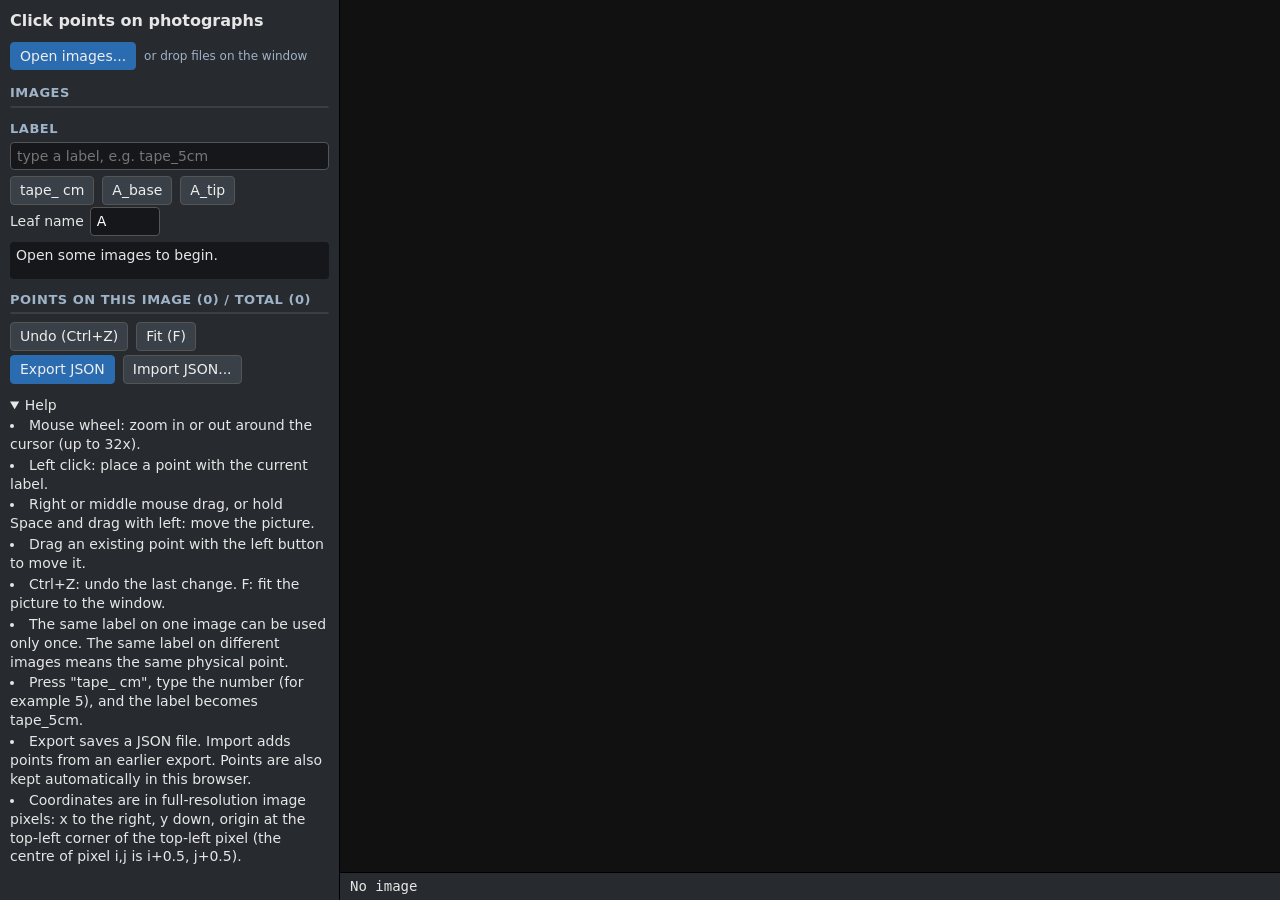
<file: pipeline/scripts/organ-analysis/click_points.html>
<!DOCTYPE html>
<html lang="en">
<head>
<meta charset="utf-8">
<title>Click points on photographs</title>
<style>
  * { box-sizing: border-box; }
  html, body { margin: 0; height: 100%; font: 14px/1.35 system-ui, Segoe UI, Arial, sans-serif; background: #1d1f22; color: #e6e6e6; }
  #app { display: flex; height: 100%; }
  #side { width: 340px; min-width: 340px; padding: 10px; overflow-y: auto; background: #272a2e; border-right: 1px solid #000; }
  #main { flex: 1; display: flex; flex-direction: column; min-width: 0; }
  #stage { flex: 1; position: relative; min-height: 0; background: #111; }
  canvas { position: absolute; left: 0; top: 0; width: 100%; height: 100%; display: block; outline: none; cursor: crosshair; image-orientation: none; }
  #status { padding: 4px 10px; background: #272a2e; border-top: 1px solid #000; font-family: Consolas, monospace; white-space: nowrap; overflow: hidden; }
  h1 { font-size: 16px; margin: 0 0 8px; }
  h2 { font-size: 13px; margin: 12px 0 4px; text-transform: uppercase; letter-spacing: .04em; color: #9fb3c8; }
  button { font: inherit; padding: 4px 9px; margin: 2px 2px 2px 0; background: #3a4048; color: #eee; border: 1px solid #555; border-radius: 4px; cursor: pointer; }
  button:hover { background: #4a525c; }
  button.primary { background: #2b6cb0; border-color: #2b6cb0; }
  button.danger { padding: 0 6px; }
  input[type=text] { font: inherit; padding: 4px 6px; background: #15171a; color: #fff; border: 1px solid #555; border-radius: 4px; width: 100%; }
  #leafname { width: 70px; }
  .row { display: flex; gap: 6px; align-items: center; flex-wrap: wrap; }
  #msg { min-height: 2.6em; margin: 6px 0; padding: 4px 6px; border-radius: 4px; background: #15171a; }
  #msg.err { background: #7a1f1f; color: #fff; font-weight: bold; }
  #msg.ok { background: #1f5a2e; color: #fff; }
  #restore { display: none; margin: 6px 0; padding: 6px; background: #5a4a14; border-radius: 4px; }
  ul { list-style: none; margin: 0; padding: 0; }
  #images li, #points li { display: flex; align-items: center; padding: 2px 4px; border-radius: 3px; cursor: pointer; gap: 4px; }
  #images li:hover, #points li:hover { background: #343a41; }
  #images li.sel { background: #2b6cb0; }
  #images li span.n, #points li span.n { flex: 1; overflow: hidden; text-overflow: ellipsis; white-space: nowrap; }
  #imgbox { max-height: 190px; overflow-y: auto; border: 1px solid #3a3f45; border-radius: 4px; }
  #ptbox { max-height: 260px; overflow-y: auto; border: 1px solid #3a3f45; border-radius: 4px; }
  .badge { color: #9fb3c8; font-size: 12px; }
  .coord { font-family: Consolas, monospace; font-size: 12px; color: #aab; }
  details { margin-top: 10px; }
  details li { list-style: disc inside; padding: 1px 0; }
  #drop { display: none; position: fixed; inset: 0; background: rgba(43,108,176,.55); color: #fff; font-size: 28px; align-items: center; justify-content: center; z-index: 9; pointer-events: none; }
</style>
</head>
<body>
<div id="app">
  <div id="side">
    <h1>Click points on photographs</h1>
    <div class="row">
      <button class="primary" id="btnOpen">Open images...</button>
      <input type="file" id="file" multiple accept="image/*" style="display:none">
      <span class="badge">or drop files on the window</span>
    </div>
    <div id="restore">Saved points from an earlier session were found.
      <button id="btnRestore" class="primary">Restore</button><button id="btnDiscard">Discard</button></div>

    <h2>Images</h2>
    <div id="imgbox"><ul id="images"></ul></div>

    <h2>Label</h2>
    <input type="text" id="label" placeholder="type a label, e.g. tape_5cm" autocomplete="off" spellcheck="false">
    <div class="row" style="margin-top:4px">
      <button id="qTape">tape_ cm</button>
      <button id="qBase">A_base</button>
      <button id="qTip">A_tip</button>
    </div>
    <div class="row">Leaf name <input type="text" id="leafname" value="A" autocomplete="off" spellcheck="false"></div>
    <div id="msg">Open some images to begin.</div>

    <h2>Points on this image (<span id="nCur">0</span>) / total (<span id="nAll">0</span>)</h2>
    <div id="ptbox"><ul id="points"></ul></div>
    <div class="row" style="margin-top:6px">
      <button id="btnUndo">Undo (Ctrl+Z)</button>
      <button id="btnFit">Fit (F)</button>
    </div>
    <div class="row">
      <button class="primary" id="btnExport">Export JSON</button>
      <button id="btnImport">Import JSON...</button>
      <input type="file" id="importFile" accept=".json,application/json" style="display:none">
    </div>

    <details open>
      <summary>Help</summary>
      <ul>
        <li>Mouse wheel: zoom in or out around the cursor (up to 32x).</li>
        <li>Left click: place a point with the current label.</li>
        <li>Right or middle mouse drag, or hold Space and drag with left: move the picture.</li>
        <li>Drag an existing point with the left button to move it.</li>
        <li>Ctrl+Z: undo the last change. F: fit the picture to the window.</li>
        <li>The same label on one image can be used only once. The same label on different images means the same physical point.</li>
        <li>Press "tape_ cm", type the number (for example 5), and the label becomes tape_5cm.</li>
        <li>Export saves a JSON file. Import adds points from an earlier export. Points are also kept automatically in this browser.</li>
        <li>Coordinates are in full-resolution image pixels: x to the right, y down, origin at the top-left corner of the top-left pixel (the centre of pixel i,j is i+0.5, j+0.5).</li>
      </ul>
    </details>
  </div>
  <div id="main">
    <div id="stage"><canvas id="cv" tabindex="0"></canvas></div>
    <div id="status">No image</div>
  </div>
</div>
<div id="drop">Drop images here</div>

<script>
"use strict";
(function () {
  var TOOL_VERSION = "1";
  var STORE_KEY = "click_points_v1";
  var MAX_SCALE = 32;

  var files = new Map();      // name -> File
  var sizes = new Map();      // name -> {width,height}
  var points = [];            // {image,label,x,y}
  var undoStack = [];
  var current = null;         // current image name
  var bmp = null;             // current ImageBitmap
  var bmpName = null;
  var view = { scale: 1, ox: 0, oy: 0 };
  var cursor = null;          // {x,y} image coords or null
  var spaceDown = false;
  var drag = null;            // {mode:'pan'|'point'|'click', ...}
  var loadToken = 0;

  var $ = function (id) { return document.getElementById(id); };
  var cv = $("cv"), ctx = cv.getContext("2d");
  var cssW = 0, cssH = 0, dpr = 1;

  // ---------- helpers ----------
  function msg(text, kind) {
    var m = $("msg"); m.textContent = text; m.className = kind || "";
  }
  function pad(n) { return (n < 10 ? "0" : "") + n; }
  function stamp() {
    var d = new Date();
    return d.getFullYear() + pad(d.getMonth() + 1) + pad(d.getDate()) + "-" + pad(d.getHours()) + pad(d.getMinutes());
  }
  function screenToImage(mx, my) { return { x: (mx - view.ox) / view.scale, y: (my - view.oy) / view.scale }; }
  function imageToScreen(x, y) { return { x: view.ox + x * view.scale, y: view.oy + y * view.scale }; }
  function mousePos(e) { var r = cv.getBoundingClientRect(); return { x: e.clientX - r.left, y: e.clientY - r.top }; }
  function curPoints() { return points.filter(function (p) { return p.image === current; }); }

  // ---------- storage ----------
  function save() {
    try { localStorage.setItem(STORE_KEY, JSON.stringify({ sizes: Array.from(sizes.entries()), points: points })); } catch (e) {}
  }
  function readSaved() {
    try { var s = localStorage.getItem(STORE_KEY); return s ? JSON.parse(s) : null; } catch (e) { return null; }
  }
  function checkSaved() {
    var s = readSaved();
    if (s && s.points && s.points.length && !points.length) {
      $("restore").style.display = "block";
      $("restore").firstChild.textContent = "Saved points from an earlier session were found (" + s.points.length + "). ";
    }
  }

  // ---------- view ----------
  function resize() {
    var st = $("stage").getBoundingClientRect();
    dpr = window.devicePixelRatio || 1;
    cssW = st.width; cssH = st.height;
    cv.width = Math.max(1, Math.round(cssW * dpr));
    cv.height = Math.max(1, Math.round(cssH * dpr));
    draw();
  }
  function fit() {
    if (!bmp) return;
    var s = Math.min(cssW / bmp.width, cssH / bmp.height);
    view.scale = s;
    view.ox = (cssW - bmp.width * s) / 2;
    view.oy = (cssH - bmp.height * s) / 2;
    draw();
  }
  function minScale() { return bmp ? Math.min(cssW / bmp.width, cssH / bmp.height) * 0.25 : 0.01; }

  function draw() {
    ctx.setTransform(1, 0, 0, 1, 0, 0);
    // Composite transparent PNG pixels over white for legible clicking.
    ctx.fillStyle = bmp ? "#fff" : "#111";
    ctx.fillRect(0, 0, cv.width, cv.height);
    if (!bmp) return;
    var k = view.scale * dpr;
    ctx.setTransform(k, 0, 0, k, view.ox * dpr, view.oy * dpr);
    ctx.imageSmoothingEnabled = k < 2;
    if (ctx.imageSmoothingEnabled) ctx.imageSmoothingQuality = "high";
    ctx.drawImage(bmp, 0, 0);
    ctx.setTransform(dpr, 0, 0, dpr, 0, 0);
    // pixel grid at very high zoom
    if (view.scale >= 12) {
      ctx.strokeStyle = "rgba(255,255,255,0.18)"; ctx.lineWidth = 1; ctx.beginPath();
      var x0 = Math.max(0, Math.floor(-view.ox / view.scale)), x1 = Math.min(bmp.width, Math.ceil((cssW - view.ox) / view.scale));
      var y0 = Math.max(0, Math.floor(-view.oy / view.scale)), y1 = Math.min(bmp.height, Math.ceil((cssH - view.oy) / view.scale));
      for (var i = x0; i <= x1; i++) { var sx = Math.round(view.ox + i * view.scale) + 0.5; ctx.moveTo(sx, 0); ctx.lineTo(sx, cssH); }
      for (var j = y0; j <= y1; j++) { var sy = Math.round(view.oy + j * view.scale) + 0.5; ctx.moveTo(0, sy); ctx.lineTo(cssW, sy); }
      ctx.stroke();
    }
    var pts = curPoints();
    ctx.font = "13px Consolas, monospace"; ctx.textBaseline = "middle";
    for (var n = 0; n < pts.length; n++) {
      var p = pts[n], s = imageToScreen(p.x, p.y);
      if (s.x < -200 || s.y < -50 || s.x > cssW + 200 || s.y > cssH + 50) continue;
      ctx.lineWidth = 3; ctx.strokeStyle = "#000";
      crossPath(s.x, s.y); ctx.stroke();
      ctx.lineWidth = 1; ctx.strokeStyle = "#ffe033";
      crossPath(s.x, s.y); ctx.stroke();
      ctx.lineWidth = 3; ctx.strokeStyle = "#000"; ctx.lineJoin = "round";
      ctx.strokeText(p.label, s.x + 12, s.y - 10);
      ctx.fillStyle = "#ffe033"; ctx.fillText(p.label, s.x + 12, s.y - 10);
    }
  }
  function crossPath(x, y) {
    ctx.beginPath();
    ctx.moveTo(x - 11, y); ctx.lineTo(x - 3, y);
    ctx.moveTo(x + 3, y); ctx.lineTo(x + 11, y);
    ctx.moveTo(x, y - 11); ctx.lineTo(x, y - 3);
    ctx.moveTo(x, y + 3); ctx.lineTo(x, y + 11);
  }

  // ---------- images ----------
  function isImageFile(f) { return /^image\//.test(f.type) || /\.(png|jpe?g|bmp|webp|tif?f)$/i.test(f.name); }
  function addFiles(list) {
    var added = 0, first = null;
    Array.prototype.forEach.call(list, function (f) {
      if (!isImageFile(f)) return;
      files.set(f.name, f); added++;
      if (!first) first = f.name;
    });
    renderImages();
    if (!added) { msg("No image files found in that selection.", "err"); return; }
    msg("Loaded " + added + " image(s).", "ok");
    if (!current || !files.has(current)) selectImage(first);
    else if (files.get(current)) selectImage(current, true);
  }
  function selectImage(name, keepView) {
    var token = ++loadToken;
    var f = files.get(name);
    if (!f) return;
    var done = function (b) {
      if (token !== loadToken) { if (b.close) b.close(); return; }
      if (bmp && bmp !== b && bmp.close) bmp.close();
      bmp = b; bmpName = name; current = name;
      sizes.set(name, { width: b.width, height: b.height });
      if (!keepView) fit(); else draw();
      renderImages(); renderPoints(); updateStatus(); save();
    };
    var fail = function (err) { msg("Could not read image " + name + ": " + err, "err"); };
    var p;
    try { p = createImageBitmap(f, { imageOrientation: "none" }); }
    catch (e) { p = createImageBitmap(f); }
    p.then(done, function () {
      createImageBitmap(f).then(done, fail);
    });
  }
  function renderImages() {
    var ul = $("images"); ul.innerHTML = "";
    var names = Array.from(files.keys()).sort();
    names.forEach(function (n) {
      var li = document.createElement("li");
      if (n === current) li.className = "sel";
      var cnt = points.filter(function (p) { return p.image === n; }).length;
      var sp = document.createElement("span"); sp.className = "n"; sp.textContent = n; li.appendChild(sp);
      var b = document.createElement("span"); b.className = "badge"; b.textContent = cnt ? cnt + " pts" : ""; li.appendChild(b);
      li.onclick = function () { selectImage(n); };
      ul.appendChild(li);
    });
  }

  // ---------- points ----------
  function renderPoints() {
    var ul = $("points"); ul.innerHTML = "";
    var pts = curPoints();
    pts.forEach(function (p) {
      var li = document.createElement("li");
      var sp = document.createElement("span"); sp.className = "n"; sp.textContent = p.label; li.appendChild(sp);
      var c = document.createElement("span"); c.className = "coord"; c.textContent = p.x.toFixed(2) + ", " + p.y.toFixed(2); li.appendChild(c);
      var d = document.createElement("button"); d.className = "danger"; d.textContent = "x"; d.title = "Delete this point";
      d.onclick = function (ev) { ev.stopPropagation(); deletePoint(p); };
      li.appendChild(d);
      li.onclick = function () { centerOn(p); };
      ul.appendChild(li);
    });
    $("nCur").textContent = pts.length;
    $("nAll").textContent = points.length;
    renderImagesCounts();
  }
  function renderImagesCounts() { renderImages(); }
  function centerOn(p) {
    if (!bmp) return;
    if (view.scale < 4) view.scale = 4;
    view.ox = cssW / 2 - p.x * view.scale; view.oy = cssH / 2 - p.y * view.scale;
    draw();
  }
  function changed() { renderPoints(); draw(); save(); }

  function addPoint(x, y) {
    if (!bmp || !current) { msg("Open and select an image first.", "err"); return false; }
    var label = $("label").value.trim();
    if (!label) { msg("Type a label first (or use a quick button).", "err"); return false; }
    if (/^tape_cm$/i.test(label)) { msg("Finish the tape label first: type the number between tape_ and cm (e.g. tape_5cm).", "err"); return false; }
    if (x < 0 || y < 0 || x > bmp.width || y > bmp.height) { msg("That click is outside the image.", "err"); return false; }
    var dup = points.some(function (p) { return p.image === current && p.label === label; });
    if (dup) { msg("Label \"" + label + "\" is already used on this image. Delete or move that point, or choose another label.", "err"); return false; }
    var pt = { image: current, label: label, x: x, y: y };
    points.push(pt);
    undoStack.push({ type: "add", pt: pt });
    msg("Placed " + label + " at (" + x.toFixed(2) + ", " + y.toFixed(2) + ").", "ok");
    changed();
    return true;
  }
  function deletePoint(p) {
    var i = points.indexOf(p); if (i < 0) return;
    points.splice(i, 1);
    undoStack.push({ type: "del", pt: p, index: i });
    changed();
  }
  function undo() {
    var a = undoStack.pop();
    if (!a) { msg("Nothing to undo."); return; }
    if (a.type === "add") { var i = points.indexOf(a.pt); if (i >= 0) points.splice(i, 1); msg("Undid placing " + a.pt.label + "."); }
    else if (a.type === "del") {
      var clash = points.some(function (p) { return p.image === a.pt.image && p.label === a.pt.label; });
      if (!clash) points.splice(Math.min(a.index, points.length), 0, a.pt);
      msg("Restored " + a.pt.label + ".");
    } else if (a.type === "move") { a.pt.x = a.x; a.pt.y = a.y; msg("Undid move of " + a.pt.label + "."); }
    changed();
  }
  function hitPoint(mx, my) {
    var best = null, bd = 10;
    curPoints().forEach(function (p) {
      var s = imageToScreen(p.x, p.y), d = Math.hypot(s.x - mx, s.y - my);
      if (d <= bd) { bd = d; best = p; }
    });
    return best;
  }

  // ---------- export / import ----------
  function buildExport() {
    var names = [];
    points.forEach(function (p) { if (names.indexOf(p.image) < 0) names.push(p.image); });
    names.sort();
    return {
      schema: "image-clicks", schema_version: 1, tool: "click_points.html", tool_version: TOOL_VERSION,
      created: new Date().toISOString(),
      pixel_convention: "x right, y down, origin at the top-left corner of the top-left pixel; pixel centers at i+0.5 (COLMAP convention)",
      images: names.map(function (n) { var s = sizes.get(n) || {}; return { name: n, width: s.width, height: s.height }; }),
      points: points.map(function (p) { return { image: p.image, label: p.label, x: p.x, y: p.y }; })
    };
  }
  function doExport() {
    if (!points.length) { msg("No points to export yet.", "err"); return; }
    var blob = new Blob([JSON.stringify(buildExport(), null, 2)], { type: "application/json" });
    var a = document.createElement("a");
    a.href = URL.createObjectURL(blob); a.download = "clicks-" + stamp() + ".json";
    document.body.appendChild(a); a.click();
    setTimeout(function () { URL.revokeObjectURL(a.href); a.remove(); }, 1000);
    msg("Exported " + points.length + " points to " + a.download + " (see your Downloads folder).", "ok");
  }
  function importData(obj) {
    if (!obj || obj.schema !== "image-clicks" || !Array.isArray(obj.points)) throw new Error("not an image-clicks file");
    var added = 0, skipped = 0;
    (obj.images || []).forEach(function (im) { if (im && im.name && im.width && !sizes.has(im.name)) sizes.set(im.name, { width: im.width, height: im.height }); });
    obj.points.forEach(function (q) {
      if (!q || typeof q.image !== "string" || typeof q.label !== "string" || !isFinite(q.x) || !isFinite(q.y)) { skipped++; return; }
      if (points.some(function (p) { return p.image === q.image && p.label === q.label; })) { skipped++; return; }
      points.push({ image: q.image, label: q.label, x: +q.x, y: +q.y }); added++;
    });
    changed();
    msg("Imported " + added + " points" + (skipped ? " (" + skipped + " skipped: duplicate or invalid)" : "") + ". Points attach to images by file name.", "ok");
  }

  // ---------- status ----------
  function updateStatus() {
    var t = current ? current + "  " + (bmp ? bmp.width + "x" + bmp.height : "") + "  zoom " + view.scale.toFixed(3) + "x" : "No image";
    if (cursor && bmp) {
      var inside = cursor.x >= 0 && cursor.y >= 0 && cursor.x < bmp.width && cursor.y < bmp.height;
      t += "   x=" + cursor.x.toFixed(2) + "  y=" + cursor.y.toFixed(2) + (inside ? "   pixel [" + Math.floor(cursor.x) + ", " + Math.floor(cursor.y) + "]" : "   (outside)");
    }
    $("status").textContent = t;
  }

  // ---------- mouse ----------
  cv.addEventListener("contextmenu", function (e) { e.preventDefault(); });
  cv.addEventListener("wheel", function (e) {
    e.preventDefault();
    if (!bmp) return;
    var m = mousePos(e);
    var dy = e.deltaMode === 1 ? e.deltaY * 33 : e.deltaY;
    var f = Math.exp(-dy * 0.0015);
    var s2 = Math.min(MAX_SCALE, Math.max(minScale(), view.scale * f));
    var r = s2 / view.scale;
    view.ox = m.x - (m.x - view.ox) * r; view.oy = m.y - (m.y - view.oy) * r; view.scale = s2;
    cursor = screenToImage(m.x, m.y);
    draw(); updateStatus();
  }, { passive: false });

  cv.addEventListener("mousedown", function (e) {
    cv.focus();
    var m = mousePos(e);
    if (e.button === 1 || e.button === 2 || (e.button === 0 && spaceDown)) {
      e.preventDefault();
      drag = { mode: "pan", sx: m.x, sy: m.y, ox: view.ox, oy: view.oy, button: e.button };
      cv.style.cursor = "grabbing";
      return;
    }
    if (e.button === 0) {
      var hp = bmp ? hitPoint(m.x, m.y) : null;
      if (hp) { drag = { mode: "point", pt: hp, ox: hp.x, oy: hp.y, sx: m.x, sy: m.y, moved: false }; }
      else drag = { mode: "click", sx: m.x, sy: m.y, moved: false };
    }
  });
  window.addEventListener("mousemove", function (e) {
    var m = mousePos(e);
    if (bmp) { cursor = screenToImage(m.x, m.y); updateStatus(); }
    if (!drag) {
      if (bmp && !spaceDown) cv.style.cursor = hitPoint(m.x, m.y) ? "move" : "crosshair";
      return;
    }
    var moved = Math.hypot(m.x - drag.sx, m.y - drag.sy) > 4;
    if (drag.mode === "pan") { view.ox = drag.ox + (m.x - drag.sx); view.oy = drag.oy + (m.y - drag.sy); draw(); }
    else if (drag.mode === "point") {
      if (moved || drag.moved) {
        drag.moved = true;
        var c = screenToImage(m.x, m.y);
        drag.pt.x = Math.min(bmp.width, Math.max(0, c.x)); drag.pt.y = Math.min(bmp.height, Math.max(0, c.y));
        draw();
      }
    } else if (drag.mode === "click" && moved) drag.moved = true;
  });
  window.addEventListener("mouseup", function (e) {
    if (!drag) return;
    var d = drag; drag = null;
    cv.style.cursor = spaceDown ? "grab" : "crosshair";
    if (d.mode === "point") {
      if (d.moved) { undoStack.push({ type: "move", pt: d.pt, x: d.ox, y: d.oy }); msg("Moved " + d.pt.label + " to (" + d.pt.x.toFixed(2) + ", " + d.pt.y.toFixed(2) + ").", "ok"); changed(); }
    } else if (d.mode === "click" && !d.moved && e.button === 0) {
      var c = screenToImage(d.sx, d.sy);
      addPoint(c.x, c.y);
    }
  });

  // ---------- keyboard ----------
  function typing(e) { var t = e.target; return t && (t.tagName === "INPUT" || t.tagName === "TEXTAREA"); }
  window.addEventListener("keydown", function (e) {
    if ((e.ctrlKey || e.metaKey) && (e.key === "z" || e.key === "Z") && !typing(e)) { e.preventDefault(); undo(); return; }
    if (typing(e)) return;
    if (e.code === "Space") { e.preventDefault(); if (!spaceDown) { spaceDown = true; cv.style.cursor = "grab"; } }
    else if (e.key === "f" || e.key === "F") fit();
  });
  window.addEventListener("keyup", function (e) {
    if (e.code === "Space") { spaceDown = false; cv.style.cursor = "crosshair"; }
  });
  window.addEventListener("blur", function () { spaceDown = false; });

  // ---------- label buttons ----------
  function leaf() { return $("leafname").value.trim() || "A"; }
  $("qTape").onclick = function () { var l = $("label"); l.value = "tape_cm"; l.focus(); l.setSelectionRange(5, 5); };
  $("qBase").onclick = function () { $("label").value = leaf() + "_base"; };
  $("qTip").onclick = function () { $("label").value = leaf() + "_tip"; };
  function refreshQuick() { $("qBase").textContent = leaf() + "_base"; $("qTip").textContent = leaf() + "_tip"; }
  $("leafname").addEventListener("input", refreshQuick);

  // ---------- buttons / files / drop ----------
  $("btnOpen").onclick = function () { $("file").click(); };
  $("file").onchange = function () { addFiles(this.files); this.value = ""; };
  $("btnExport").onclick = doExport;
  $("btnUndo").onclick = undo;
  $("btnFit").onclick = fit;
  $("btnImport").onclick = function () { $("importFile").click(); };
  $("importFile").onchange = function () {
    var f = this.files[0]; this.value = ""; if (!f) return;
    var r = new FileReader();
    r.onload = function () { try { importData(JSON.parse(r.result)); } catch (err) { msg("Import failed: " + err.message, "err"); } };
    r.readAsText(f);
  };
  $("btnRestore").onclick = function () {
    var s = readSaved(); $("restore").style.display = "none";
    if (!s) return;
    (s.sizes || []).forEach(function (kv) { sizes.set(kv[0], kv[1]); });
    points = (s.points || []).filter(function (p) { return p && isFinite(p.x) && isFinite(p.y); });
    undoStack = [];
    changed(); msg("Restored " + points.length + " points. Load the images again to see them.", "ok");
  };
  $("btnDiscard").onclick = function () { $("restore").style.display = "none"; try { localStorage.removeItem(STORE_KEY); } catch (e) {} };

  var dragDepth = 0;
  window.addEventListener("dragenter", function (e) { e.preventDefault(); dragDepth++; $("drop").style.display = "flex"; });
  window.addEventListener("dragleave", function (e) { dragDepth = Math.max(0, dragDepth - 1); if (!dragDepth) $("drop").style.display = "none"; });
  window.addEventListener("dragover", function (e) { e.preventDefault(); });
  window.addEventListener("drop", function (e) {
    e.preventDefault(); dragDepth = 0; $("drop").style.display = "none";
    if (e.dataTransfer && e.dataTransfer.files && e.dataTransfer.files.length) addFiles(e.dataTransfer.files);
  });
  window.addEventListener("resize", resize);

  // test / debug hook (read-only helpers)
  window.__clickTool = {
    view: view, getPoints: function () { return points; }, buildExport: buildExport,
    toScreen: imageToScreen, addFiles: addFiles, importData: importData
  };

  resize(); refreshQuick(); checkSaved(); renderPoints();
})();
</script>
</body>
</html>
</file>
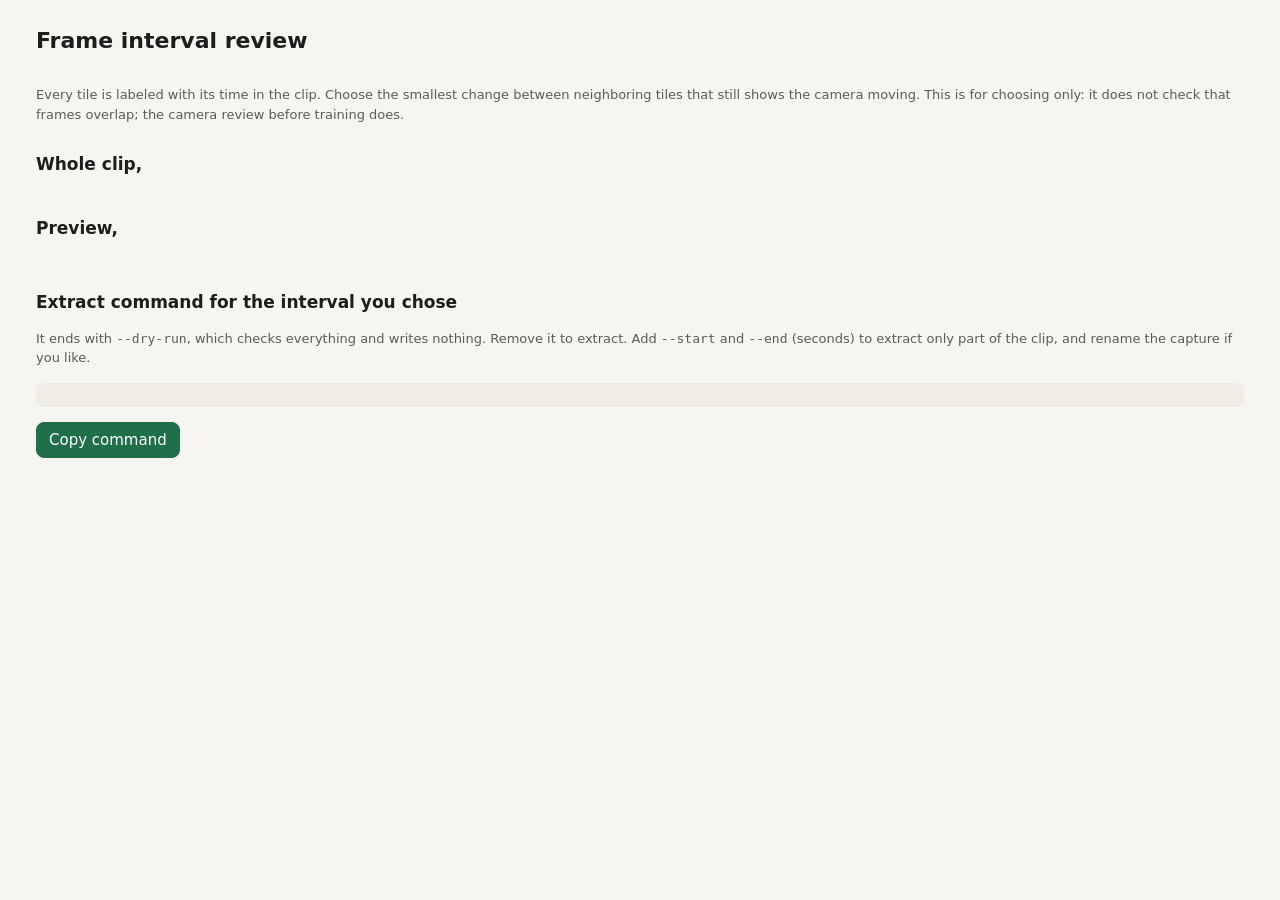
<file: pipeline/scripts/video-frames/review-index.template.html>
<!doctype html>
<html lang="en">
<head>
<meta charset="utf-8">
<meta name="viewport" content="width=device-width, initial-scale=1">
<title>Frame interval review</title>
<style>
  :root { --bg: #f6f5f1; --panel: #fff; --ink: #1d1d1b; --muted: #5d5b55; --line: #d9d6cc; --accent: #1f6f4a;
          --accent-ink: #fff; --chip: rgba(0,0,0,.68); --code: #efede6; }
  @media (prefers-color-scheme: dark) {
    :root { --bg: #151614; --panel: #1f201d; --ink: #ecebe5; --muted: #a7a59b; --line: #3a3b36; --accent: #5fb98a;
            --accent-ink: #0d1a12; --chip: rgba(0,0,0,.75); --code: #2a2b27; } }
  * { box-sizing: border-box; }
  body { margin: 0; background: var(--bg); color: var(--ink); font: 15px/1.5 system-ui, "Segoe UI", sans-serif; }
  main { max-width: 1240px; margin: 0 auto; padding: 24px 16px 80px; }
  h1 { font-size: 22px; margin: 0 0 4px; }
  h2 { font-size: 17px; margin: 28px 0 6px; }
  .muted { color: var(--muted); }
  .facts { display: flex; flex-wrap: wrap; gap: 6px 24px; margin: 10px 0 0; padding: 0; list-style: none; }
  .grid { display: grid; grid-template-columns: repeat(auto-fill, minmax(220px, 1fr)); gap: 8px; margin-top: 10px; }
  figure { position: relative; margin: 0; background: #000; border-radius: 6px; overflow: hidden; }
  figure img { display: block; width: 100%; height: auto; }
  figcaption { position: absolute; left: 4px; top: 4px; padding: 1px 6px; border-radius: 4px; background: var(--chip);
               color: #fff; font: 600 12px/1.4 ui-monospace, Consolas, monospace; }
  .row { display: flex; flex-wrap: wrap; align-items: center; gap: 8px 12px; margin-top: 8px; }
  button { font: inherit; border: 1px solid var(--line); background: var(--panel); color: var(--ink);
           padding: 6px 12px; border-radius: 8px; cursor: pointer; }
  button[aria-pressed=true], button.primary { background: var(--accent); color: var(--accent-ink); border-color: var(--accent); }
  button:focus-visible { outline: 2px solid var(--accent); outline-offset: 2px; }
  pre { background: var(--code); padding: 12px; border-radius: 8px; overflow-x: auto; white-space: pre-wrap; word-break: break-all; }
  .note { font-size: 13px; color: var(--muted); }
</style>
</head>
<body>
<main>
  <h1>Frame interval review</h1>
  <p class="muted" id="source"></p>
  <ul class="facts" id="facts"></ul>
  <p class="note">Every tile is labeled with its time in the clip. Choose the smallest change between neighboring tiles that still
    shows the camera moving. This is for choosing only: it does not check that frames overlap; the camera review before training does.</p>

  <h2>Whole clip, <span id="ovstep"></span></h2>
  <div class="grid" id="overview"></div>

  <h2>Preview, <span id="pvspan"></span></h2>
  <div class="row" id="choices" role="group" aria-label="interval"></div>
  <p class="note" id="count"></p>
  <div class="grid" id="preview"></div>

  <h2>Extract command for the interval you chose</h2>
  <p class="note">It ends with <code>--dry-run</code>, which checks everything and writes nothing. Remove it to extract. Add
    <code>--start</code> and <code>--end</code> (seconds) to extract only part of the clip, and rename the capture if you like.</p>
  <pre id="cmd"></pre>
  <div class="row"><button class="primary" id="copy" type="button">Copy command</button><span id="copied" class="note" role="status"></span></div>
</main>
<script>
const DATA = __DATA__;
const $ = (id) => document.getElementById(id);
const fmt = (n) => String(Math.round(n * 100) / 100);
const el = (tag, cls, text) => { const e = document.createElement(tag); if (cls) e.className = cls; if (text != null) e.textContent = text; return e; };
const f = DATA.facts, pv = DATA.preview;
let step = pv.steps[0];

$("source").textContent = DATA.source;
for (const [k, v] of [["video", `${f.codec} ${f.width}x${f.height}`], ["frame rate", f.frame_rate],
    ["duration", `${fmt(f.duration_seconds)} s`], ["rotation tag", f.rotation == null ? "none" : String(f.rotation)]]) {
  const li = el("li"); li.append(el("b", null, k + " "), document.createTextNode(String(v))); $("facts").append(li);
}
function tile(file, seconds, n) {
  const fig = el("figure"); const img = el("img"); img.src = file; img.alt = `clip time ${fmt(seconds)} s`; img.loading = "lazy";
  fig.append(img, el("figcaption", null, fmt(seconds) + " s")); if (n != null) fig.dataset.n = n; return fig;
}
$("ovstep").textContent = `one frame every ${fmt(DATA.overview.interval_seconds)} s`;
DATA.overview.files.forEach((file, j) => $("overview").append(tile(file, j * DATA.overview.interval_seconds)));
$("pvspan").textContent = `${fmt(pv.start_seconds)} to ${fmt(pv.start_seconds + pv.window_seconds)} s`;
pv.files.forEach((file, k) => $("preview").append(tile(file, pv.start_seconds + k * pv.finest_interval_seconds, k)));

function choose(s) {
  step = s;
  document.querySelectorAll("#choices button").forEach((b) => b.setAttribute("aria-pressed", String(Number(b.dataset.n) === s.n)));
  document.querySelectorAll("#preview figure").forEach((fig) => { fig.hidden = Number(fig.dataset.n) % s.n !== 0; });
  $("count").textContent = `Every ${fmt(s.interval_seconds)} s: ${s.preview_frames} frames in this preview, about ${s.whole_clip_frames} for the whole clip.`;
  $("cmd").textContent = DATA.command_template.split("__INTERVAL__").join(String(s.interval_seconds)).split("__LABEL__").join(s.label);
  $("copied").textContent = "";
}
for (const s of pv.steps) {
  const b = el("button", null, `every ${fmt(s.interval_seconds)} s`); b.type = "button"; b.dataset.n = s.n;
  b.addEventListener("click", () => choose(s)); $("choices").append(b);
}
$("copy").addEventListener("click", async () => {
  try { await navigator.clipboard.writeText($("cmd").textContent); $("copied").textContent = "Copied."; }
  catch (e) {
    const r = document.createRange(); r.selectNodeContents($("cmd")); const sel = getSelection(); sel.removeAllRanges(); sel.addRange(r);
    $("copied").textContent = "Selected. Press Ctrl+C.";
  }
});
choose(step);
</script>
</body>
</html>
</file>
<file: style.css>
:root {
  --bg: #0b1020;
  --bg-alt: #121934;
  --panel: #11182e;
  --panel-soft: #182241;
  --text: #edf2ff;
  --muted: #b8c2e0;
  --line: rgba(255,255,255,0.09);
  --accent: #8fb3ff;
  --accent-strong: #c5d5ff;
  --max: 1120px;
  --radius: 20px;
  --shadow: 0 12px 32px rgba(0,0,0,0.25);
}

* { box-sizing: border-box; }
html { scroll-behavior: smooth; }
body {
  margin: 0;
  font-family: Inter, ui-sans-serif, system-ui, -apple-system, BlinkMacSystemFont, "Segoe UI", sans-serif;
  background: linear-gradient(180deg, var(--bg), #0d1328 38%, #0a1020 100%);
  color: var(--text);
  line-height: 1.6;
}

a { color: inherit; text-decoration: none; }
p { margin: 0 0 1rem; color: var(--muted); }
h1, h2, h3 { line-height: 1.15; margin: 0 0 1rem; }
h1 { font-size: clamp(2.5rem, 7vw, 4.8rem); }
h2 { font-size: clamp(1.8rem, 4vw, 2.7rem); }
h3 { font-size: 1.2rem; }

.container {
  width: min(calc(100% - 2rem), var(--max));
  margin: 0 auto;
}
.narrow { width: min(calc(100% - 2rem), 820px); }
.section { padding: 5rem 0; }
.alt { background: rgba(255,255,255,0.025); border-top: 1px solid var(--line); border-bottom: 1px solid var(--line); }

.site-header {
  position: sticky;
  top: 0;
  z-index: 1000;
  backdrop-filter: blur(14px);
  background: rgba(11,16,32,0.72);
  border-bottom: 1px solid var(--line);
}
.nav {
  min-height: 72px;
  display: flex;
  align-items: center;
  justify-content: space-between;
  gap: 1rem;
}
.brand { font-weight: 700; letter-spacing: 0.02em; }
.nav-links {
  display: flex;
  gap: 1.25rem;
  align-items: center;
}
.nav-links a { color: var(--muted); }
.nav-links a:hover, .nav-links a:focus-visible { color: var(--text); }
.nav-toggle {
  display: none;
  background: transparent;
  color: var(--text);
  border: 1px solid var(--line);
  border-radius: 10px;
  padding: 0.5rem 0.7rem;
}

.hero { padding-top: 6.5rem; }
.hero-grid {
  display: grid;
  grid-template-columns: 1.2fr 0.8fr;
  gap: 2rem;
  align-items: center;
}
.eyebrow {
  text-transform: uppercase;
  letter-spacing: 0.14em;
  color: var(--accent-strong);
  font-size: 0.78rem;
  margin-bottom: 0.85rem;
}
.subtitle {
  font-size: clamp(1.15rem, 2.3vw, 1.5rem);
  color: var(--accent-strong);
  max-width: 40rem;
}
.hero-text { max-width: 44rem; }
.button-row {
  display: flex;
  flex-wrap: wrap;
  gap: 0.85rem;
  margin-top: 1.5rem;
}
.button {
  display: inline-flex;
  align-items: center;
  justify-content: center;
  min-height: 46px;
  padding: 0.8rem 1.1rem;
  border-radius: 999px;
  border: 1px solid var(--line);
  transition: transform 0.15s ease, border-color 0.15s ease, background 0.15s ease;
}
.button:hover, .button:focus-visible { transform: translateY(-1px); border-color: rgba(255,255,255,0.18); }
.button.primary {
  background: var(--accent);
  color: #08101f;
  border-color: transparent;
  font-weight: 700;
}
.button.secondary { background: rgba(255,255,255,0.03); }

.panel-card, .step-card, .output-card, .link-card {
  background: linear-gradient(180deg, var(--panel), var(--panel-soft));
  border: 1px solid var(--line);
  border-radius: var(--radius);
  box-shadow: var(--shadow);
}
.panel-card { padding: 2rem; min-height: 320px; }
.panel-card--centered {
  display: flex;
  flex-direction: column;
  justify-content: center;
}
.panel-label { color: var(--accent-strong); text-transform: uppercase; letter-spacing: 0.12em; font-size: 0.78rem; }
.panel-title { font-size: 1.35rem; color: var(--text); margin-bottom: 0.8rem; }

.section-heading { margin-bottom: 2rem; max-width: 860px; }
.viewer-block { margin-bottom: 2.5rem; }
.viewer-copy { margin-bottom: 1rem; max-width: 760px; }
.viewer-frame {
  width: 100%;
  height: 560px;
  border: 0;
  border-radius: 16px;
  background: #050814;
  box-shadow: var(--shadow);
}
.section-note { max-width: 840px; }

.steps-grid, .outputs-grid, .links-grid {
  display: grid;
  gap: 1.2rem;
}
.steps-grid { grid-template-columns: repeat(4, minmax(0, 1fr)); }
.outputs-grid { grid-template-columns: repeat(3, minmax(0, 1fr)); }
.links-grid { grid-template-columns: repeat(3, minmax(0, 1fr)); }
.step-card, .output-card, .link-card { padding: 1.35rem; }
.step-number {
  display: inline-flex;
  align-items: center;
  justify-content: center;
  width: 2rem;
  height: 2rem;
  border-radius: 999px;
  background: rgba(143,179,255,0.16);
  color: var(--accent-strong);
  font-weight: 700;
  margin-bottom: 1rem;
}
.output-placeholder {
  min-height: 180px;
  border-radius: 14px;
  border: 1px dashed rgba(255,255,255,0.18);
  display: grid;
  place-items: center;
  padding: 1rem;
  margin-bottom: 1rem;
  color: var(--muted);
  background: rgba(255,255,255,0.02);
  text-align: center;
}
.link-card { display: block; }
.link-card:hover, .link-card:focus-visible { border-color: rgba(255,255,255,0.18); }
.link-card.muted { opacity: 0.92; }

.site-footer {
  border-top: 1px solid var(--line);
  padding: 1.5rem 0 2.5rem;
  background: rgba(0,0,0,0.14);
}
.footer-inner {
  display: flex;
  justify-content: space-between;
  gap: 1rem;
}
.footer-inner p { margin: 0.2rem 0 0; }

@media (max-width: 980px) {
  .hero-grid,
  .steps-grid,
  .outputs-grid,
  .links-grid { grid-template-columns: 1fr; }
}

@media (max-width: 760px) {
  .section { padding: 4rem 0; }
  .hero { padding-top: 5rem; }
  .nav-toggle { display: inline-flex; }
  .nav-links {
    position: absolute;
    top: 72px;
    left: 0;
    right: 0;
    display: none;
    flex-direction: column;
    align-items: stretch;
    padding: 0.8rem 1rem 1rem;
    background: rgba(11,16,32,0.95);
    border-bottom: 1px solid var(--line);
  }
  .nav-links.open { display: flex; }
  .viewer-frame { height: 560px; }
  .footer-inner { flex-direction: column; }
}
</file>
<file: docs/style.css>
:root {
  --bg: #0b1020;
  --bg-alt: #121934;
  --panel: #11182e;
  --panel-soft: #182241;
  --text: #edf2ff;
  --muted: #b8c2e0;
  --line: rgba(255,255,255,0.09);
  --accent: #8fb3ff;
  --accent-strong: #c5d5ff;
  --max: 1120px;
  --radius: 20px;
  --shadow: 0 12px 32px rgba(0,0,0,0.25);
}

* { box-sizing: border-box; }
html { scroll-behavior: smooth; }
body {
  margin: 0;
  font-family: Inter, ui-sans-serif, system-ui, -apple-system, BlinkMacSystemFont, "Segoe UI", sans-serif;
  background: linear-gradient(180deg, var(--bg), #0d1328 38%, #0a1020 100%);
  color: var(--text);
  line-height: 1.6;
}

a { color: inherit; text-decoration: none; }
p { margin: 0 0 1rem; color: var(--muted); }
h1, h2, h3 { line-height: 1.15; margin: 0 0 1rem; }
h1 { font-size: clamp(2.5rem, 7vw, 4.8rem); }
h2 { font-size: clamp(1.8rem, 4vw, 2.7rem); }
h3 { font-size: 1.2rem; }

.container {
  width: min(calc(100% - 2rem), var(--max));
  margin: 0 auto;
}
.narrow { width: min(calc(100% - 2rem), 820px); }
.section { padding: 5rem 0; }
.alt { background: rgba(255,255,255,0.025); border-top: 1px solid var(--line); border-bottom: 1px solid var(--line); }

.site-header {
  position: sticky;
  top: 0;
  z-index: 1000;
  backdrop-filter: blur(14px);
  background: rgba(11,16,32,0.72);
  border-bottom: 1px solid var(--line);
}
.nav {
  min-height: 72px;
  display: flex;
  align-items: center;
  justify-content: space-between;
  gap: 1rem;
}
.brand { font-weight: 700; letter-spacing: 0.02em; }
.nav-links {
  display: flex;
  gap: 1.25rem;
  align-items: center;
}
.nav-links a { color: var(--muted); }
.nav-links a:hover, .nav-links a:focus-visible { color: var(--text); }
.nav-toggle {
  display: none;
  background: transparent;
  color: var(--text);
  border: 1px solid var(--line);
  border-radius: 10px;
  padding: 0.5rem 0.7rem;
}

.hero { padding-top: 6.5rem; }
.hero-grid {
  display: grid;
  grid-template-columns: 1.2fr 0.8fr;
  gap: 2rem;
  align-items: center;
}
.eyebrow {
  text-transform: uppercase;
  letter-spacing: 0.14em;
  color: var(--accent-strong);
  font-size: 0.78rem;
  margin-bottom: 0.85rem;
}
.subtitle {
  font-size: clamp(1.15rem, 2.3vw, 1.5rem);
  color: var(--accent-strong);
  max-width: 40rem;
}
.hero-text { max-width: 44rem; }
.button-row {
  display: flex;
  flex-wrap: wrap;
  gap: 0.85rem;
  margin-top: 1.5rem;
}
.button {
  display: inline-flex;
  align-items: center;
  justify-content: center;
  min-height: 46px;
  padding: 0.8rem 1.1rem;
  border-radius: 999px;
  border: 1px solid var(--line);
  transition: transform 0.15s ease, border-color 0.15s ease, background 0.15s ease;
}
.button:hover, .button:focus-visible { transform: translateY(-1px); border-color: rgba(255,255,255,0.18); }
.button.primary {
  background: var(--accent);
  color: #08101f;
  border-color: transparent;
  font-weight: 700;
}
.button.secondary { background: rgba(255,255,255,0.03); }

.panel-card, .step-card, .output-card, .link-card {
  background: linear-gradient(180deg, var(--panel), var(--panel-soft));
  border: 1px solid var(--line);
  border-radius: var(--radius);
  box-shadow: var(--shadow);
}
.panel-card { padding: 2rem; min-height: 320px; }
.panel-card--centered {
  display: flex;
  flex-direction: column;
  justify-content: center;
}
.panel-label { color: var(--accent-strong); text-transform: uppercase; letter-spacing: 0.12em; font-size: 0.78rem; }
.panel-title { font-size: 1.35rem; color: var(--text); margin-bottom: 0.8rem; }

.section-heading { margin-bottom: 2rem; max-width: 860px; }
.viewer-block { margin-bottom: 2.5rem; }
.viewer-copy { margin-bottom: 1rem; max-width: 760px; }
.viewer-frame {
  width: 100%;
  height: 560px;
  border: 0;
  border-radius: 16px;
  background: #050814;
  box-shadow: var(--shadow);
}
.section-note { max-width: 840px; }

.steps-grid, .outputs-grid, .links-grid {
  display: grid;
  gap: 1.2rem;
}
.steps-grid { grid-template-columns: repeat(4, minmax(0, 1fr)); }
.outputs-grid { grid-template-columns: repeat(3, minmax(0, 1fr)); }
.links-grid { grid-template-columns: repeat(3, minmax(0, 1fr)); }
.step-card, .output-card, .link-card { padding: 1.35rem; }
.step-number {
  display: inline-flex;
  align-items: center;
  justify-content: center;
  width: 2rem;
  height: 2rem;
  border-radius: 999px;
  background: rgba(143,179,255,0.16);
  color: var(--accent-strong);
  font-weight: 700;
  margin-bottom: 1rem;
}
.output-placeholder {
  min-height: 180px;
  border-radius: 14px;
  border: 1px dashed rgba(255,255,255,0.18);
  display: grid;
  place-items: center;
  padding: 1rem;
  margin-bottom: 1rem;
  color: var(--muted);
  background: rgba(255,255,255,0.02);
  text-align: center;
}
.link-card { display: block; }
.link-card:hover, .link-card:focus-visible { border-color: rgba(255,255,255,0.18); }
.link-card.muted { opacity: 0.92; }

.site-footer {
  border-top: 1px solid var(--line);
  padding: 1.5rem 0 2.5rem;
  background: rgba(0,0,0,0.14);
}
.footer-inner {
  display: flex;
  justify-content: space-between;
  gap: 1rem;
}
.footer-inner p { margin: 0.2rem 0 0; }

@media (max-width: 980px) {
  .hero-grid,
  .steps-grid,
  .outputs-grid,
  .links-grid { grid-template-columns: 1fr; }
}

@media (max-width: 760px) {
  .section { padding: 4rem 0; }
  .hero { padding-top: 5rem; }
  .nav-toggle { display: inline-flex; }
  .nav-links {
    position: absolute;
    top: 72px;
    left: 0;
    right: 0;
    display: none;
    flex-direction: column;
    align-items: stretch;
    padding: 0.8rem 1rem 1rem;
    background: rgba(11,16,32,0.95);
    border-bottom: 1px solid var(--line);
  }
  .nav-links.open { display: flex; }
  .viewer-frame { height: 560px; }
  .footer-inner { flex-direction: column; }
}

.hero-slideshow {
  width: 100%;
  height: 100%;
  min-height: 320px;
  border-radius: 24px;
  overflow: hidden;
  background: #0f172a;
  display: flex;
  align-items: center;
  justify-content: center;
}

.hero-slideshow img {
  width: 100%;
  height: 100%;
  object-fit: cover;
  display: block;
  opacity: 1;
  transition: opacity 0.8s ease-in-out;
}

.hero-slideshow img.is-fading {
  opacity: 0;
}
</file>
